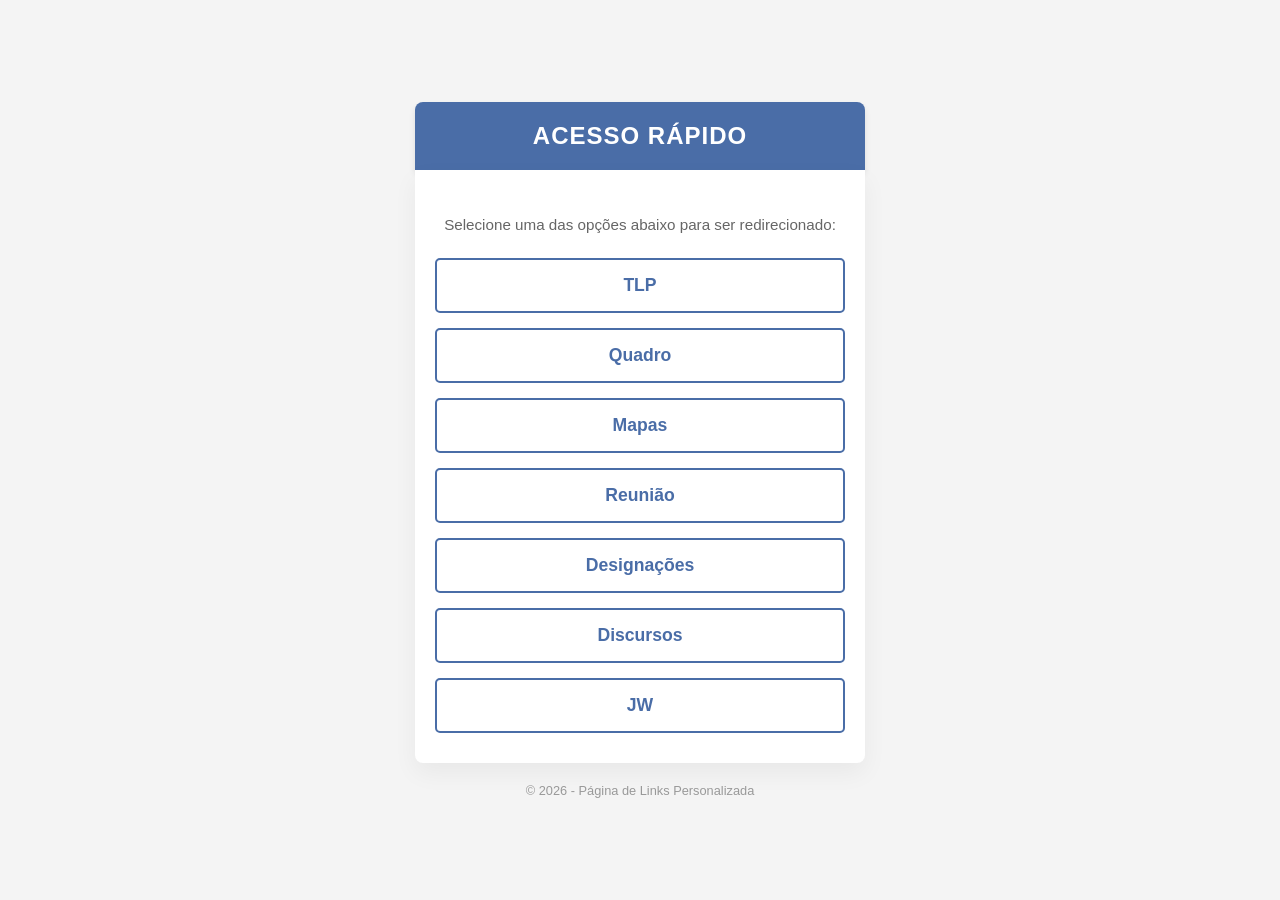
<file: index.html>
<!DOCTYPE html>
<html lang="pt-br">
<head>
    <meta charset="UTF-8">
    <meta name="viewport" content="width=device-width, initial-scale=1.0">
    <title>Meus Links Rápidos</title>
    <style>
        /* Estilos inspirados na paleta do jw.org */
        :root {
            --azul-jw: #4a6da7;
            --azul-escuro: #385380;
            --cinza-fundo: #f4f4f4;
            --branco: #ffffff;
            --texto: #333333;
        }

        body {
            font-family: "Segoe UI", Tahoma, Geneva, Verdana, sans-serif;
            background-color: var(--cinza-fundo);
            color: var(--texto);
            margin: 0;
            display: flex;
            justify-content: center;
            align-items: center;
            min-height: 100vh;
        }

        .container {
            width: 100%;
            max-width: 450px;
            padding: 20px;
            text-align: center;
        }

        .header {
            background-color: var(--azul-jw);
            padding: 20px;
            border-radius: 8px 8px 0 0;
            box-shadow: 0 4px 6px rgba(0,0,0,0.1);
        }

        .header h1 {
            color: var(--branco);
            margin: 0;
            font-size: 1.5rem;
            text-transform: uppercase;
            letter-spacing: 1px;
        }

        .content {
            background-color: var(--branco);
            padding: 30px 20px;
            border-radius: 0 0 8px 8px;
            box-shadow: 0 10px 25px rgba(0,0,0,0.05);
        }

        .description {
            margin-bottom: 25px;
            font-size: 0.95rem;
            color: #666;
        }

        .links-grid {
            display: flex;
            flex-direction: column;
            gap: 15px;
        }

        .btn-link {
            display: block;
            background-color: var(--branco);
            color: var(--azul-jw);
            text-decoration: none;
            padding: 15px;
            border: 2px solid var(--azul-jw);
            border-radius: 5px;
            font-weight: bold;
            transition: all 0.3s ease;
            font-size: 1.1rem;
        }

        .btn-link:hover {
            background-color: var(--azul-jw);
            color: var(--branco);
            transform: translateY(-2px);
            box-shadow: 0 4px 8px rgba(74, 109, 167, 0.3);
        }

        .footer {
            margin-top: 20px;
            font-size: 0.8rem;
            color: #999;
        }
    </style>
</head>
<body>

    <div class="container">
        <header class="header">
            <h1>Acesso Rápido</h1>
        </header>

        <main class="content">
            <p class="description">Selecione uma das opções abaixo para ser redirecionado:</p>
            
            <div class="links-grid">
                <a href="tlp.html" target="_blank" class="btn-link">TLP</a>
                <a href="grupos.html" target="_blank" class="btn-link">Quadro</a>
                <a href="mapas/" target="_blank" class="btn-link">Mapas</a>
                <a href="reuniao.html" target="_blank" class="btn-link">Reunião</a>
                <a href="designacoes.html" target="_blank" class="btn-link">Designações</a>
                <a href="discursos.html" target="_blank" class="btn-link">Discursos</a>
                <a href="www.jw.org" target="_blank" class="btn-link">JW</a>
            </div>
        </main>

        <footer class="footer">
            &copy; 2026 - Página de Links Personalizada
        </footer>
    </div>

</body>
</html>
</file>
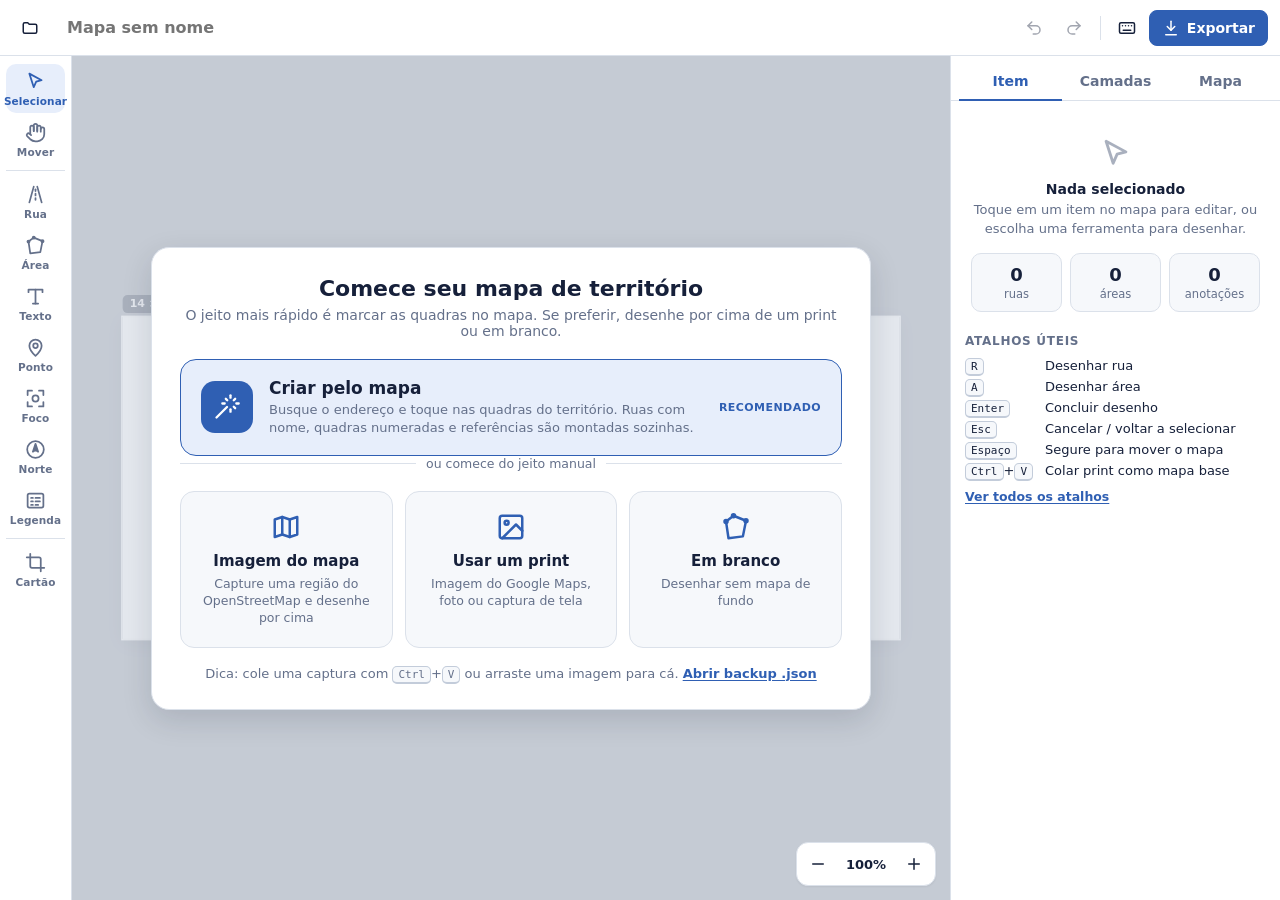
<file: mapas/index.html>
<!DOCTYPE html>
<html lang="pt-BR">
<head>
  <meta charset="UTF-8" />
  <meta name="viewport" content="width=device-width, initial-scale=1, viewport-fit=cover" />
  <meta name="theme-color" content="#1f3b6e" />
  <meta name="description" content="Editor de cartões de território: desenhe ruas, áreas e referências sobre o mapa e exporte para imprimir ou compartilhar." />
  <title>Mapas de Território</title>
  <link rel="manifest" href="manifest.webmanifest" />
  <link rel="icon" href="icon.svg" type="image/svg+xml" />
  <link rel="stylesheet" href="styles.css?v=6.4" />
</head>
<body>
  <div class="app" id="app">
    <header class="topbar">
      <button class="icon-btn brand" id="projectsBtn" title="Meus mapas" aria-label="Meus mapas">
        <span data-icon="folder"></span>
      </button>
      <div class="title-block">
        <input id="projectName" class="project-name" placeholder="Mapa sem nome" aria-label="Nome do mapa" spellcheck="false" />
        <span class="save-status" id="saveStatus" aria-live="polite"></span>
      </div>
      <div class="topbar-actions">
        <button class="icon-btn" id="undoBtn" title="Desfazer (Ctrl+Z)" aria-label="Desfazer"><span data-icon="undo"></span></button>
        <button class="icon-btn" id="redoBtn" title="Refazer (Ctrl+Shift+Z)" aria-label="Refazer"><span data-icon="redo"></span></button>
        <span class="divider"></span>
        <button class="icon-btn hide-sm" id="helpBtn" title="Atalhos de teclado (?)" aria-label="Atalhos"><span data-icon="keyboard"></span></button>
        <div class="menu-wrap">
          <button class="btn primary" id="exportBtn" aria-haspopup="menu" aria-expanded="false">
            <span data-icon="download"></span><span class="hide-xs">Exportar</span>
          </button>
          <div class="menu" id="exportMenu" role="menu" hidden>
            <button role="menuitem" data-export="png"><span data-icon="image"></span>Baixar imagem (PNG)<small>2800 px</small></button>
            <button role="menuitem" data-export="png-hd"><span data-icon="image"></span>Baixar em alta resolução<small>5600 px</small></button>
            <button role="menuitem" data-export="copy"><span data-icon="clipboard"></span>Copiar imagem</button>
            <button role="menuitem" data-export="share" hidden><span data-icon="share"></span>Compartilhar…</button>
            <button role="menuitem" data-export="print"><span data-icon="print"></span>Imprimir no tamanho real</button>
            <hr />
            <button role="menuitem" data-export="json"><span data-icon="save"></span>Backup do projeto (.json)</button>
          </div>
        </div>
      </div>
    </header>

    <div class="main">
      <nav class="toolrail" id="toolrail" aria-label="Ferramentas">
        <div class="tool-group">
          <button class="tool" data-tool="select" title="Selecionar e editar (V)"><span data-icon="cursor"></span><em>Selecionar</em></button>
          <button class="tool" data-tool="pan" title="Mover o mapa (H ou segure Espaço)"><span data-icon="hand"></span><em>Mover</em></button>
        </div>
        <div class="tool-group">
          <button class="tool" data-tool="road" title="Rua (R)"><span data-icon="road"></span><em>Rua</em></button>
          <button class="tool" data-tool="area" title="Área / território (A)"><span data-icon="area"></span><em>Área</em></button>
          <button class="tool" data-tool="text" title="Texto, nome ou número (T)"><span data-icon="text"></span><em>Texto</em></button>
          <button class="tool" data-tool="marker" title="Ponto de referência (P)"><span data-icon="marker"></span><em>Ponto</em></button>
          <button class="tool" data-tool="focus" title="Foco: destaca uma região (F)"><span data-icon="focus"></span><em>Foco</em></button>
          <button class="tool" data-tool="compass" title="Norte (N)"><span data-icon="compass"></span><em>Norte</em></button>
          <button class="tool" data-tool="legend" title="Legenda (L)"><span data-icon="legend"></span><em>Legenda</em></button>
        </div>
        <div class="tool-group">
          <button class="tool" data-tool="frame" title="Enquadrar o cartão (C)"><span data-icon="crop"></span><em>Cartão</em></button>
        </div>
      </nav>

      <section class="stage" id="stage">
        <canvas id="canvas" aria-label="Área de desenho do mapa"></canvas>

        <div class="start" id="startScreen" hidden>
          <div class="start-card">
            <h2>Comece seu mapa de território</h2>
            <p>O jeito mais rápido é marcar as quadras no mapa. Se preferir, desenhe por cima de um print ou em branco.</p>
            <button class="start-hero" data-start="territory">
              <span data-icon="wand"></span>
              <span class="grow">
                <strong>Criar pelo mapa</strong>
                <small>Busque o endereço e toque nas quadras do território. Ruas com nome, quadras numeradas e referências são montadas sozinhas.</small>
              </span>
              <em>Recomendado</em>
            </button>
            <p class="start-or">ou comece do jeito manual</p>
            <div class="start-grid">
              <button class="start-option" data-start="osm">
                <span data-icon="globe"></span>
                <strong>Imagem do mapa</strong>
                <small>Capture uma região do OpenStreetMap e desenhe por cima</small>
              </button>
              <button class="start-option" data-start="image">
                <span data-icon="image"></span>
                <strong>Usar um print</strong>
                <small>Imagem do Google Maps, foto ou captura de tela</small>
              </button>
              <button class="start-option" data-start="blank">
                <span data-icon="area"></span>
                <strong>Em branco</strong>
                <small>Desenhar sem mapa de fundo</small>
              </button>
            </div>
            <p class="start-foot">Dica: cole uma captura com <kbd>Ctrl</kbd>+<kbd>V</kbd> ou arraste uma imagem para cá. <button class="link" data-start="json">Abrir backup .json</button></p>
          </div>
        </div>

        <div class="drop-hint" id="dropHint" hidden><span data-icon="image"></span>Solte a imagem ou o backup .json</div>

        <div class="hintbar" id="hintbar" hidden>
          <span class="hint-text" id="hintText"></span>
          <span class="hint-actions" id="hintActions"></span>
        </div>

        <div class="zoombar" aria-label="Zoom">
          <button class="icon-btn" id="zoomOutBtn" title="Afastar (−)" aria-label="Afastar"><span data-icon="minus"></span></button>
          <button class="zoom-value" id="zoomValue" title="Ver o cartão inteiro (0)">100%</button>
          <button class="icon-btn" id="zoomInBtn" title="Aproximar (+)" aria-label="Aproximar"><span data-icon="plus"></span></button>
        </div>
      </section>

      <aside class="panel" id="panel">
        <div class="tabs" role="tablist">
          <button role="tab" data-tab="item" class="active">Item</button>
          <button role="tab" data-tab="layers">Camadas <span class="count" id="layerCount"></span></button>
          <button role="tab" data-tab="settings">Mapa</button>
          <button class="icon-btn panel-toggle" id="panelToggle" aria-label="Recolher painel"><span data-icon="chevron"></span></button>
        </div>
        <div class="tab-body" data-body="item" id="inspector"></div>
        <div class="tab-body" data-body="layers" id="layers" hidden></div>
        <div class="tab-body" data-body="settings" id="settings" hidden></div>
      </aside>
    </div>
  </div>

  <input type="file" id="imageFile" accept="image/*" hidden />
  <input type="file" id="jsonFile" accept="application/json,.json" hidden />
  <div class="toasts" id="toasts" aria-live="polite"></div>

  <script src="js/util.js?v=6.4"></script>
  <script src="js/model.js?v=6.4"></script>
  <script src="js/render.js?v=6.4"></script>
  <script src="js/storage.js?v=6.4"></script>
  <script src="js/ui.js?v=6.4"></script>
  <script src="js/osm.js?v=6.4"></script>
  <script src="js/mvt.js?v=6.4"></script>
  <script src="js/vectormap.js?v=6.4"></script>
  <script src="js/territory.js?v=6.4"></script>
  <script src="js/overview.js?v=6.4"></script>
  <script src="js/editor.js?v=6.4"></script>
  <script src="js/app.js?v=6.4"></script>
</body>
</html>
</file>
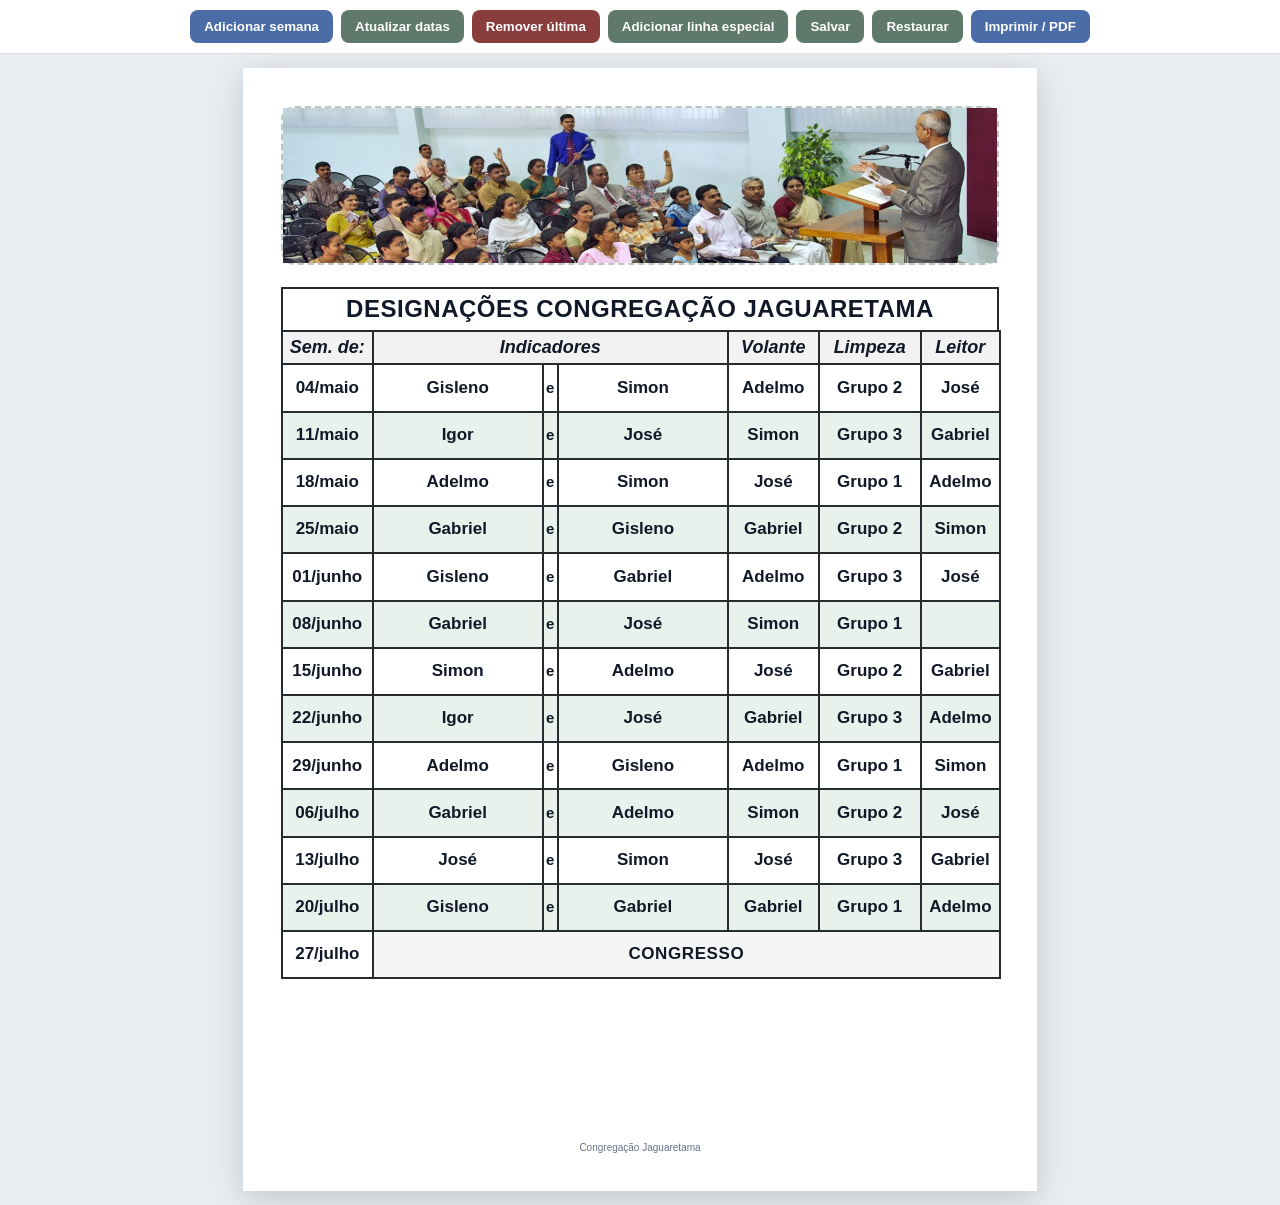
<file: designacoes.html>
<!doctype html>
<html lang="pt-BR">
<head>
<meta charset="utf-8">
<meta name="viewport" content="width=device-width, initial-scale=1">
<title>Designações Congregação</title>
<style>
@page { size: A4; margin: 0; }
*{ box-sizing:border-box; }
:root{ --green:#5f796a; --green2:#e8f1ec; --line:#262b2f; --text:#111827; --blue:#4a6da7; }
body{ margin:0; background:#e8edf2; font-family:Arial, Helvetica, sans-serif; color:var(--text); }
.toolbar{ position:sticky; top:0; z-index:5; display:flex; gap:8px; flex-wrap:wrap; justify-content:center; padding:10px; background:#fff; border-bottom:1px solid #d8dee5; }
button{ border:0; border-radius:8px; padding:9px 14px; background:var(--blue); color:white; font-weight:700; cursor:pointer; }
button.secondary{ background:var(--green); } button.danger{ background:#8a3d3d; }
.page{ width:210mm; height:297mm; position:relative; overflow:hidden; page-break-after:always; break-after:page; background:#fff; margin:14px auto; box-shadow:0 8px 30px rgba(0,0,0,.16); }
.content{ position:absolute; top:10mm; right:10mm; bottom:10mm; left:10mm; display:flex; flex-direction:column; }
.placeholder{ height:42mm; border:2px dashed #bac7c0; border-radius:14px; display:flex; align-items:center; justify-content:center; text-align:center; color:#607083; font-size:12px; margin-bottom:6mm; background:linear-gradient(135deg,#fbfcfb,#edf4f0); }
.title{ border:2px solid var(--line); border-bottom:0; text-align:center; margin:0; padding:7px; font-size:24px; line-height:1.1; font-weight:900; text-transform:uppercase; letter-spacing:.5px; }
[contenteditable="true"]{ outline:0; }
[contenteditable="true"]:focus{ box-shadow:0 0 0 2px rgba(74,109,167,.25); border-radius:4px; }
table{ width:100%; border-collapse:collapse; table-layout:fixed; }
th,td{ border:2px solid var(--line); text-align:center; vertical-align:middle; padding:6px 5px; line-height:1.1; }
th{ background:#f1f2f1; font-size:18px; font-style:italic; font-weight:900; }
td{ font-size:17px; font-weight:700; height:12.5mm; }
tbody tr:nth-child(even) td{ background:var(--green2); }
.w-semana{ width:24mm; }
.w-ind1{ width:45mm; }
.w-e{ width:4mm; }
.w-ind2{ width:45mm; }
.w-vol{ width:24mm; }
.w-limp{ width:27mm; }
.w-leitor{ width:21mm; }
#assignments th[colspan="3"]{ text-align:center; }
#assignments tbody td:nth-child(3){ width:4mm; min-width:4mm; max-width:4mm; padding-left:0; padding-right:0; font-size:15px; }
td:nth-child(3){ padding-left:1px; padding-right:1px; }
td:first-child:not(.special){ font-weight:700; }
.image{height: 100%; width: 100%;}
tbody tr:not(.manual-date) td:first-child{ background-clip:padding-box; }
.special{ background:#f5f5f5 !important; font-weight:900; letter-spacing:.6px; text-transform:uppercase; }
.footer{ margin-top:auto; height:10mm; display:flex; align-items:end; justify-content:center; color:#667085; font-size:10px; }
@media print{ body{ background:white; } .toolbar{ display:none; } .page{ margin:0; box-shadow:none; } }
</style>
</head>
<body>
<div class="toolbar">
  <button onclick="addRow()">Adicionar semana</button>
  <button class="secondary" onclick="updateDatesFromFirst()">Atualizar datas</button>
  <button class="danger" onclick="removeRow()">Remover última</button>
  <button class="secondary" onclick="addSpecial()">Adicionar linha especial</button>
  <button class="secondary" onclick="saveData()">Salvar</button>
  <button class="secondary" onclick="loadData()">Restaurar</button>
  <button onclick="window.print()">Imprimir / PDF</button>
</div>
<section class="page">
  <main class="content">
    <div class="placeholder" contenteditable="true"><img class="image" src="reuniao.jpg" alt=""></div>
    <h1 class="title" contenteditable="true">DESIGNAÇÕES CONGREGAÇÃO JAGUARETAMA</h1>
    <table id="assignments">
      <colgroup>
        <col class="w-semana"><col class="w-ind1"><col class="w-e"><col class="w-ind2"><col class="w-vol"><col class="w-limp"><col class="w-leitor">
      </colgroup>
      <thead><tr><th>Sem. de:</th><th colspan="3">Indicadores</th><th>Volante</th><th>Limpeza</th><th>Leitor</th></tr></thead>
      <tbody>
        <tr><td contenteditable="true">04/maio</td><td contenteditable="true">Gisleno</td><td contenteditable="true">e</td><td contenteditable="true">Simon</td><td contenteditable="true">Adelmo</td><td contenteditable="true">Grupo 2</td><td contenteditable="true">José</td></tr>
        <tr><td contenteditable="true">11/maio</td><td contenteditable="true">Igor</td><td contenteditable="true">e</td><td contenteditable="true">José</td><td contenteditable="true">Simon</td><td contenteditable="true">Grupo 3</td><td contenteditable="true">Gabriel</td></tr>
        <tr><td contenteditable="true">18/maio</td><td contenteditable="true">Adelmo</td><td contenteditable="true">e</td><td contenteditable="true">Simon</td><td contenteditable="true">José</td><td contenteditable="true">Grupo 1</td><td contenteditable="true">Adelmo</td></tr>
        <tr><td contenteditable="true">25/maio</td><td contenteditable="true">Gabriel</td><td contenteditable="true">e</td><td contenteditable="true">Gisleno</td><td contenteditable="true">Gabriel</td><td contenteditable="true">Grupo 2</td><td contenteditable="true">Simon</td></tr>
        <tr><td contenteditable="true">01/junho</td><td contenteditable="true">Gisleno</td><td contenteditable="true">e</td><td contenteditable="true">Gabriel</td><td contenteditable="true">Adelmo</td><td contenteditable="true">Grupo 3</td><td contenteditable="true">José</td></tr>
        <tr><td contenteditable="true">08/junho</td><td contenteditable="true">Gabriel</td><td contenteditable="true">e</td><td contenteditable="true">José</td><td contenteditable="true">Simon</td><td contenteditable="true">Grupo 1</td><td contenteditable="true"></td></tr>
        <tr><td contenteditable="true">15/junho</td><td contenteditable="true">Simon</td><td contenteditable="true">e</td><td contenteditable="true">Adelmo</td><td contenteditable="true">José</td><td contenteditable="true">Grupo 2</td><td contenteditable="true">Gabriel</td></tr>
        <tr><td contenteditable="true">22/junho</td><td contenteditable="true">Igor</td><td contenteditable="true">e</td><td contenteditable="true">José</td><td contenteditable="true">Gabriel</td><td contenteditable="true">Grupo 3</td><td contenteditable="true">Adelmo</td></tr>
        <tr><td contenteditable="true">29/junho</td><td contenteditable="true">Adelmo</td><td contenteditable="true">e</td><td contenteditable="true">Gisleno</td><td contenteditable="true">Adelmo</td><td contenteditable="true">Grupo 1</td><td contenteditable="true">Simon</td></tr>
        <tr><td contenteditable="true">06/julho</td><td contenteditable="true">Gabriel</td><td contenteditable="true">e</td><td contenteditable="true">Adelmo</td><td contenteditable="true">Simon</td><td contenteditable="true">Grupo 2</td><td contenteditable="true">José</td></tr>
        <tr><td contenteditable="true">13/julho</td><td contenteditable="true">José</td><td contenteditable="true">e</td><td contenteditable="true">Simon</td><td contenteditable="true">José</td><td contenteditable="true">Grupo 3</td><td contenteditable="true">Gabriel</td></tr>
        <tr><td contenteditable="true">20/julho</td><td contenteditable="true">Gisleno</td><td contenteditable="true">e</td><td contenteditable="true">Gabriel</td><td contenteditable="true">Gabriel</td><td contenteditable="true">Grupo 1</td><td contenteditable="true">Adelmo</td></tr>
        <tr><td contenteditable="true">27/julho</td><td class="special" colspan="6" contenteditable="true">CONGRESSO</td></tr>
      </tbody>
    </table>
    <div class="footer" contenteditable="true">Congregação Jaguaretama</div>
  </main>
</section>
<script>
const key='designacoes_congregacao_v3';
const meses=['janeiro','fevereiro','março','abril','maio','junho','julho','agosto','setembro','outubro','novembro','dezembro'];
const mesesCurto={jan:0,janeiro:0,fev:1,fevereiro:1,mar:2,março:2,marco:2,abr:3,abril:3,mai:4,maio:4,jun:5,junho:5,jul:6,julho:6,ago:7,agosto:7,set:8,setembro:8,out:9,outubro:9,nov:10,novembro:10,dez:11,dezembro:11};

function parsePtDate(text){
  const t=(text||'').trim().toLowerCase().replace(/\s+/g,'');
  const m=t.match(/^(\d{1,2})[\/\-.]([a-zç]+|\d{1,2})(?:[\/\-.](\d{2,4}))?$/i);
  if(!m) return null;
  const dia=Number(m[1]);
  let mes=/^\d+$/.test(m[2]) ? Number(m[2])-1 : mesesCurto[m[2]];
  if(mes===undefined || isNaN(mes) || dia<1 || dia>31) return null;
  let ano=m[3] ? Number(m[3]) : new Date().getFullYear();
  if(ano<100) ano+=2000;
  const d=new Date(ano,mes,dia);
  if(d.getDate()!==dia || d.getMonth()!==mes) return null;
  return d;
}
function formatPtDate(d){return String(d.getDate()).padStart(2,'0')+'/'+meses[d.getMonth()];}
function regularRows(){return [...document.querySelectorAll('#assignments tbody tr')].filter(tr=>tr.cells.length===7);}
function updateDatesFromFirst(options={}){
  const rows=regularRows();
  if(!rows.length) return;
  const firstCell=rows[0].cells[0];
  const raw=firstCell.textContent.trim();
  const first=parsePtDate(raw);

  if(!first){
    firstCell.style.background='#fff4e5';
    firstCell.title='Use o formato 04/maio ou 04/05/2026.';
    if(options.showAlert && raw.length>=5){
      alert('Digite a primeira data no formato 04/maio ou 04/05/2026.');
    }
    return;
  }

  firstCell.style.background='';
  rows.forEach((tr,i)=>{
    const d=new Date(first);
    d.setDate(first.getDate()+(i*7));
    tr.cells[0].textContent=formatPtDate(d);
    tr.cells[0].contentEditable=(i===0?'true':'false');
    tr.cells[0].title=i===0?'Edite esta primeira data; as demais serão calculadas automaticamente.':'Data calculada automaticamente, sempre 7 dias depois da linha anterior.';
  });
}
function watchFirstDate(){
  const first=regularRows()[0]?.cells[0];
  if(!first || first.dataset.dateWatch) return;
  first.dataset.dateWatch='1';
  first.addEventListener('input',()=>{
    clearTimeout(window.__dateTimer);
    first.style.background='';
    window.__dateTimer=setTimeout(()=>{
      if(parsePtDate(first.textContent)) updateDatesFromFirst();
    },300);
  });
  first.addEventListener('blur',()=>updateDatesFromFirst({showAlert:true}));
  first.addEventListener('keydown',e=>{ if(e.key==='Enter'){ e.preventDefault(); first.blur(); }});
}
function addRow(){
  const tb=document.querySelector('#assignments tbody');
  const tr=tb.insertRow();
  ['','Indicador 1','e','Indicador 2','Volante','Limpeza','Leitor'].forEach((x,i)=>{const td=tr.insertCell();td.contentEditable=i===0?'false':'true';td.textContent=x;});
  updateDatesFromFirst();
}
function addSpecial(){const tb=document.querySelector('#assignments tbody');const tr=tb.insertRow();let td=tr.insertCell();td.contentEditable='true';td.textContent='Data';td=tr.insertCell();td.colSpan=6;td.contentEditable='true';td.textContent='CONGRESSO';td.className='special';}
function removeRow(){const tb=document.querySelector('#assignments tbody'); if(tb.rows.length>1){ tb.deleteRow(-1); updateDatesFromFirst(); }}
function saveData(){localStorage.setItem(key,document.querySelector('.page').innerHTML); alert('Salvo neste navegador.');}
function loadData(){const data=localStorage.getItem(key); if(data){ document.querySelector('.page').innerHTML=data; initDates(); } else alert('Nada salvo ainda.');}
function initDates(){watchFirstDate();updateDatesFromFirst();}
document.addEventListener('DOMContentLoaded',initDates);
</script>
</body>
</html>
</file>
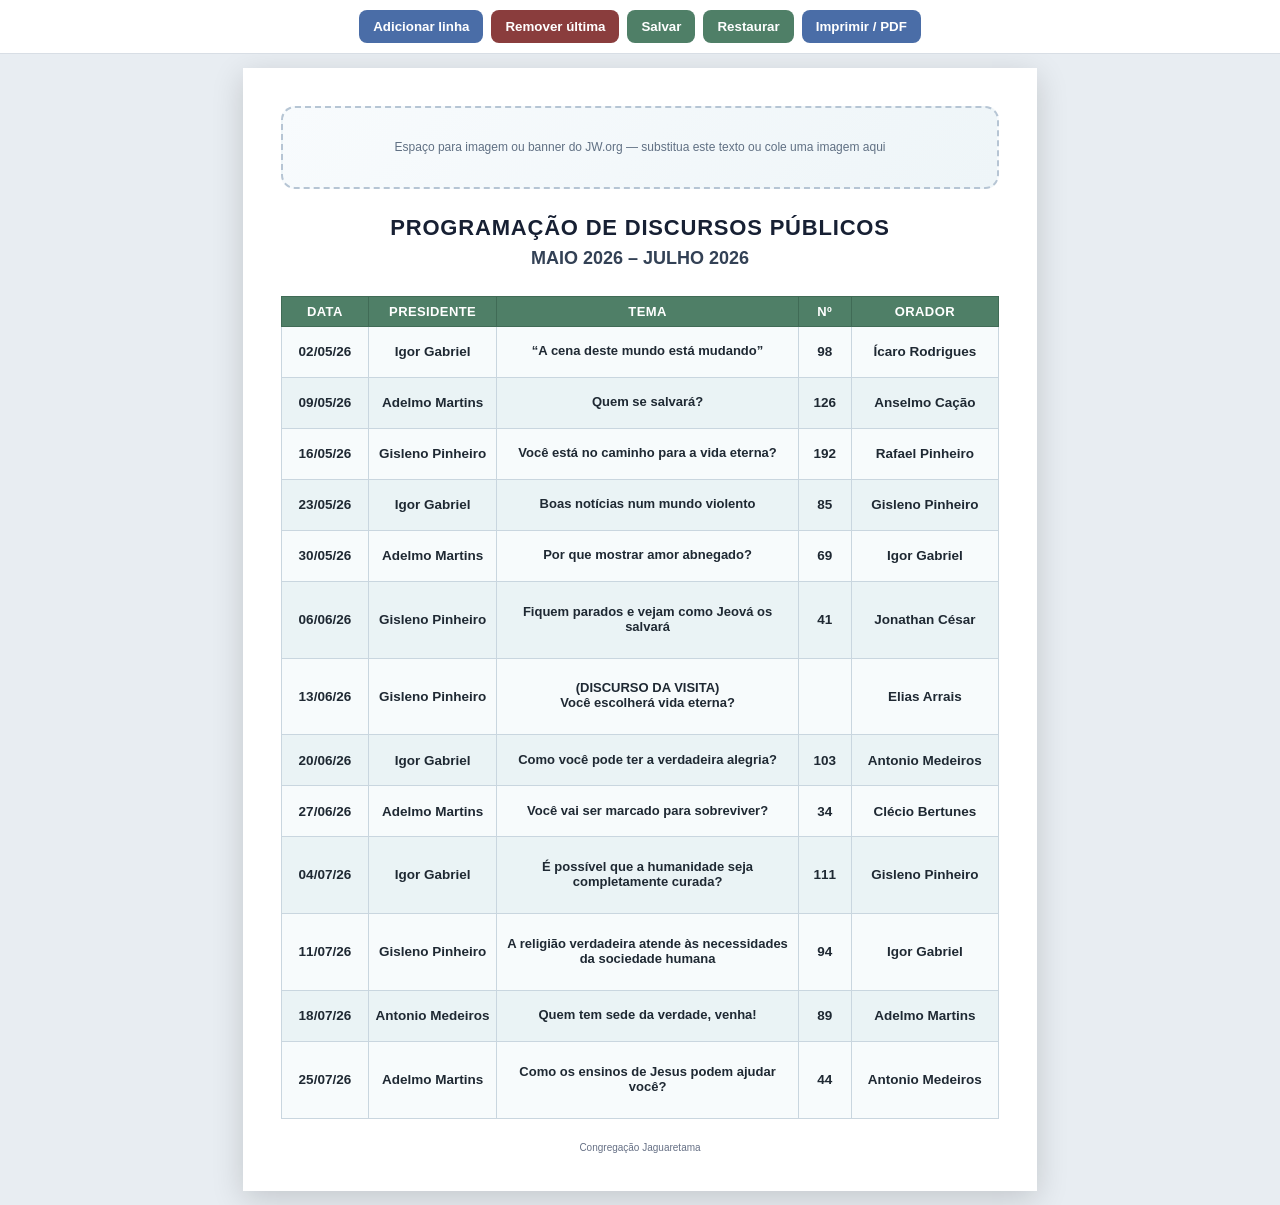
<file: discursos.html>
<!doctype html>
<html lang="pt-BR">
<head>
<meta charset="utf-8">
<meta name="viewport" content="width=device-width, initial-scale=1">
<title>Programação de Discursos Públicos</title>
<style>
@page { size: A4; margin: 0; }
*{ box-sizing:border-box; }
:root{ --jw-blue:#4a6da7; --jw-green:#4f7f67; --line:#c9d6df; --soft:#eef6f8; --text:#1f2933; }
body{ margin:0; background:#e8edf2; font-family: Arial, Helvetica, sans-serif; color:var(--text); }
.toolbar{ position:sticky; top:0; z-index:5; display:flex; gap:8px; flex-wrap:wrap; justify-content:center; padding:10px; background:#fff; border-bottom:1px solid #d8dee5; }
button{ border:0; border-radius:8px; padding:9px 14px; background:var(--jw-blue); color:white; font-weight:700; cursor:pointer; }
button.secondary{ background:var(--jw-green); }
button.danger{ background:#8a3d3d; }
.page{ width:210mm; height:297mm; position:relative; overflow:hidden; page-break-after:always; break-after:page; background:#fff; margin:14px auto; box-shadow:0 8px 30px rgba(0,0,0,.16); }
.content{ position:absolute; top:10mm; right:10mm; bottom:10mm; left:10mm; display:flex; flex-direction:column; }
.placeholder{ height:22mm; border:2px dashed #b6c5d4; border-radius:14px; display:flex; align-items:center; justify-content:center; text-align:center; color:#607083; font-size:12px; margin-bottom:7mm; background:linear-gradient(135deg,#f8fbfd,#eef5f8); }
.title{ text-align:center; font-weight:800; letter-spacing:.8px; color:#172033; font-size:22px; line-height:1.15; margin:0; text-transform:uppercase; }
.subtitle{ text-align:center; font-size:18px; font-weight:700; color:#334155; margin:2mm 0 7mm; text-transform:uppercase; }
[contenteditable="true"]{ outline:0; }
[contenteditable="true"]:focus{ box-shadow:0 0 0 2px rgba(74,109,167,.25); border-radius:4px; }
table{ width:100%; border-collapse:collapse; table-layout:fixed; flex:1; }
th{ background:var(--jw-green); color:#fff; font-size:13px; text-transform:uppercase; padding:7px 5px; border:1px solid #406b56; letter-spacing:.4px; }
td{ border:1px solid var(--line); padding:6px 6px; text-align:center; vertical-align:middle; font-size:13.5px; line-height:1.15; font-weight:600; }
tbody tr:nth-child(odd) td{ background:#f7fbfc; }
tbody tr:nth-child(even) td{ background:#eaf3f5; }
td.tema{ font-weight:800; font-size:13px; }
.col-data{ width:23mm; }.col-presidente{ width:34mm; }.col-tema{ width:auto; }.col-num{ width:14mm; }.col-orador{ width:39mm; }
.footer{ height:9mm; display:flex; align-items:end; justify-content:center; color:#667085; font-size:10px; }
@media print{
  body{ background:white; }
  .toolbar{ display:none; }
  .page{ margin:0; box-shadow:none; }
}
</style>
</head>
<body>
<div class="toolbar">
  <button onclick="addRow()">Adicionar linha</button>
  <button class="danger" onclick="removeRow()">Remover última</button>
  <button class="secondary" onclick="saveData()">Salvar</button>
  <button class="secondary" onclick="loadData()">Restaurar</button>
  <button onclick="window.print()">Imprimir / PDF</button>
</div>
<section class="page">
  <main class="content">
    <div class="placeholder" contenteditable="true">Espaço para imagem ou banner do JW.org — substitua este texto ou cole uma imagem aqui</div>
    <h1 class="title" contenteditable="true">PROGRAMAÇÃO DE DISCURSOS PÚBLICOS</h1>
    <div class="subtitle" contenteditable="true">MAIO 2026 – JULHO 2026</div>
    <table id="schedule">
      <thead><tr><th class="col-data">Data</th><th class="col-presidente">Presidente</th><th class="col-tema">Tema</th><th class="col-num">Nº</th><th class="col-orador">Orador</th></tr></thead>
      <tbody>
        <tr><td contenteditable="true">02/05/26</td><td contenteditable="true">Igor Gabriel</td><td class="tema" contenteditable="true">“A cena deste mundo está mudando”</td><td contenteditable="true">98</td><td contenteditable="true">Ícaro Rodrigues</td></tr>
        <tr><td contenteditable="true">09/05/26</td><td contenteditable="true">Adelmo Martins</td><td class="tema" contenteditable="true">Quem se salvará?</td><td contenteditable="true">126</td><td contenteditable="true">Anselmo Cação</td></tr>
        <tr><td contenteditable="true">16/05/26</td><td contenteditable="true">Gisleno Pinheiro</td><td class="tema" contenteditable="true">Você está no caminho para a vida eterna?</td><td contenteditable="true">192</td><td contenteditable="true">Rafael Pinheiro</td></tr>
        <tr><td contenteditable="true">23/05/26</td><td contenteditable="true">Igor Gabriel</td><td class="tema" contenteditable="true">Boas notícias num mundo violento</td><td contenteditable="true">85</td><td contenteditable="true">Gisleno Pinheiro</td></tr>
        <tr><td contenteditable="true">30/05/26</td><td contenteditable="true">Adelmo Martins</td><td class="tema" contenteditable="true">Por que mostrar amor abnegado?</td><td contenteditable="true">69</td><td contenteditable="true">Igor Gabriel</td></tr>
        <tr><td contenteditable="true">06/06/26</td><td contenteditable="true">Gisleno Pinheiro</td><td class="tema" contenteditable="true">Fiquem parados e vejam como Jeová os salvará</td><td contenteditable="true">41</td><td contenteditable="true">Jonathan César</td></tr>
        <tr><td contenteditable="true">13/06/26</td><td contenteditable="true">Gisleno Pinheiro</td><td class="tema" contenteditable="true">(DISCURSO DA VISITA)<br>Você escolherá vida eterna?</td><td contenteditable="true"></td><td contenteditable="true">Elias Arrais</td></tr>
        <tr><td contenteditable="true">20/06/26</td><td contenteditable="true">Igor Gabriel</td><td class="tema" contenteditable="true">Como você pode ter a verdadeira alegria?</td><td contenteditable="true">103</td><td contenteditable="true">Antonio Medeiros</td></tr>
        <tr><td contenteditable="true">27/06/26</td><td contenteditable="true">Adelmo Martins</td><td class="tema" contenteditable="true">Você vai ser marcado para sobreviver?</td><td contenteditable="true">34</td><td contenteditable="true">Clécio Bertunes</td></tr>
        <tr><td contenteditable="true">04/07/26</td><td contenteditable="true">Igor Gabriel</td><td class="tema" contenteditable="true">É possível que a humanidade seja completamente curada?</td><td contenteditable="true">111</td><td contenteditable="true">Gisleno Pinheiro</td></tr>
        <tr><td contenteditable="true">11/07/26</td><td contenteditable="true">Gisleno Pinheiro</td><td class="tema" contenteditable="true">A religião verdadeira atende às necessidades da sociedade humana</td><td contenteditable="true">94</td><td contenteditable="true">Igor Gabriel</td></tr>
        <tr><td contenteditable="true">18/07/26</td><td contenteditable="true">Antonio Medeiros</td><td class="tema" contenteditable="true">Quem tem sede da verdade, venha!</td><td contenteditable="true">89</td><td contenteditable="true">Adelmo Martins</td></tr>
        <tr><td contenteditable="true">25/07/26</td><td contenteditable="true">Adelmo Martins</td><td class="tema" contenteditable="true">Como os ensinos de Jesus podem ajudar você?</td><td contenteditable="true">44</td><td contenteditable="true">Antonio Medeiros</td></tr>
      </tbody>
    </table>
    <div class="footer" contenteditable="true">Congregação Jaguaretama</div>
  </main>
</section>
<script>
const key='discursos_publicos_v1';
function addRow(){const tb=document.querySelector('#schedule tbody');const tr=tb.insertRow();['Data','Presidente','Tema','Nº','Orador'].forEach((x,i)=>{const td=tr.insertCell();td.contentEditable='true';td.textContent=x;if(i===2)td.className='tema';});}
function removeRow(){const tb=document.querySelector('#schedule tbody'); if(tb.rows.length>1) tb.deleteRow(-1);}
function saveData(){localStorage.setItem(key,document.querySelector('.page').innerHTML); alert('Salvo neste navegador.');}
function loadData(){const data=localStorage.getItem(key); if(data) document.querySelector('.page').innerHTML=data; else alert('Nada salvo ainda.');}
</script>
</body>
</html>
</file>
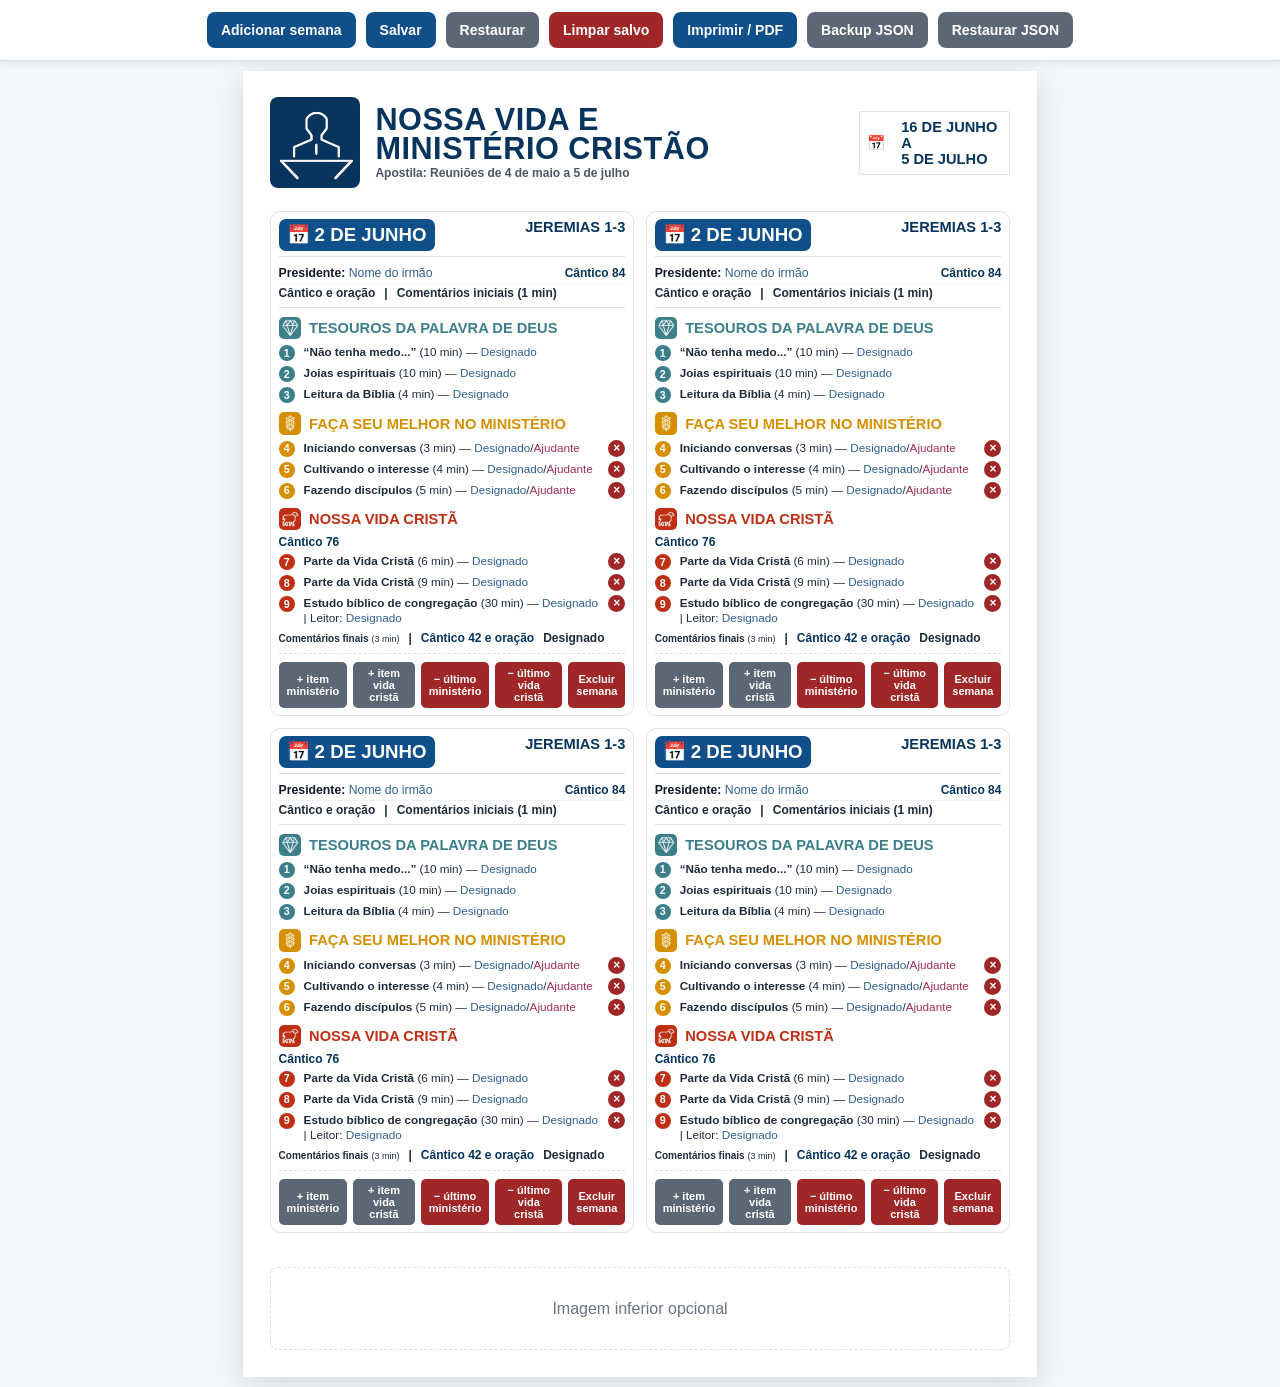
<file: reuniao.html>
<!DOCTYPE html>
<html lang="pt-BR">
<head>
  <meta charset="UTF-8" />
  <meta name="viewport" content="width=device-width, initial-scale=1.0" />
  <title>Nossa Vida e Ministério Cristão - Modelo Editável</title>
  <style>
    :root {
      --azul: #0f4f8a;
      --azul-escuro: #06345d;
      --azul-claro: #eaf4ff;
      --verde: #3C7F8B;
      --dourado: #D68F00;
      --vermelho: #BF2F13;
      --texto: #1e2b3c;
      --linha: #d8e1ea;
      --fundo: #f4f7fa;
    }

    * { box-sizing: border-box; }

    body {
      margin: 0;
      font-family: Arial, Helvetica, sans-serif;
      background: var(--fundo);
      color: var(--texto);
    }

    .toolbar {
      position: sticky;
      top: 0;
      z-index: 20;
      display: flex;
      flex-wrap: wrap;
      gap: 10px;
      align-items: center;
      justify-content: center;
      padding: 12px;
      background: #ffffff;
      border-bottom: 1px solid var(--linha);
      box-shadow: 0 2px 8px rgba(0,0,0,.08);
    }

    button, .file-label {
      border: 0;
      border-radius: 8px;
      padding: 10px 14px;
      font-weight: 700;
      cursor: pointer;
      background: var(--azul);
      color: white;
      font-size: 14px;
    }

    button.secondary, .file-label { background: #5b6775; }
    button.danger { background: #a02727; }
    button:hover, .file-label:hover { filter: brightness(.95); }

    .page {
      width: 210mm;
      min-height: 297mm;
      margin: 10px auto;
      padding: 7mm;
      background: white;
      box-shadow: 0 8px 30px rgba(0,0,0,.12);
    }

    .header {
      display: grid;
      grid-template-columns: 24mm 1fr 40mm;
      gap: 4mm;
      align-items: center;
      margin-bottom: 6mm;
    }

    .logo-box {
      height: 24mm;
      border-radius: 8px;
      background: var(--azul-escuro);
      display: flex;
      align-items: center;
      justify-content: center;
      overflow: hidden;
      color: white;
      font-size: 46px;
      font-weight: 700;
    }

    .logo-box img { width: 100%; height: 100%; object-fit: cover; }

    .title h1 {
      margin: 0;
      line-height: .94;
      color: var(--azul-escuro);
      font-size: 23pt;
      letter-spacing: .5px;
      font-weight: 900;
      text-transform: uppercase;
    }

    .subtitle {
      margin-top: 3px;
      font-size: 9pt;
      color: #4b5563;
      font-weight: 700;
    }

    .period-box {
      border: 1px solid var(--linha);
      border-radius: 2px;
      padding: 7px;
      display: grid;
      grid-template-columns: 26px 1fr;
      gap: 8px;
      align-items: center;
      color: var(--azul-escuro);
      font-weight: 900;
      font-size: 11pt;
      text-transform: uppercase;
    }

    [contenteditable="true"] {
      outline: 1px dashed transparent;
      border-radius: 3px;
      min-height: 1em;
    }

    [contenteditable="true"]:focus {
      outline-color: #86b7fe;
      background: #fffceb;
    }

    .weeks-grid {
      display: grid;
      grid-template-columns: repeat(2, 1fr);
      gap: 3mm;
    }

    .week-card {
      border: 1px solid var(--linha);
      border-radius: 10px;
      padding: 7px 8px;
      break-inside: avoid;
      background: white;
    }

    .week-top {
      display: grid;
      grid-template-columns: auto 1fr;
      align-items: center;
      gap: 4px;
      border-bottom: 1px solid var(--linha);
      padding-bottom: 5px;
      margin-bottom: 6px;
    }

    .date-pill {
      display: inline-flex;
      align-items: center;
      gap: 5px;
      background: var(--azul);
      color: white;
      padding: 5px 8px;
      border-radius: 7px;
      font-size: 14pt;
      font-weight: 900;
      text-transform: uppercase;
      white-space: nowrap;
    }

    .reading {
      text-align: right;
      color: var(--azul-escuro);
      font-weight: 900;
      font-size: 11pt;
      text-transform: uppercase;
    }

    .visit {
      color: #148359;
      font-size: 8pt;
      font-weight: 800;
      text-align: right;
      margin-top: 2px;
    }

    .row-split {
      display: grid;
      grid-template-columns: 1fr auto;
      gap: 10px;
      align-items: center;
      padding: 3px 0;
      border-bottom: 1px solid #edf2f7;
      font-size: 9.2pt;
    }

    .row-split strong { color: #111827; }
    .song { color: var(--azul-escuro); font-weight: 800; white-space: nowrap; font-size: 12px; }

    .intro-line {
      display: flex;
      gap: 9px;
      align-items: center;
      padding: 2px 0 7px;
      border-bottom: 1px solid var(--linha);
      font-size: 9pt;
      font-weight: 700;
    }

    .section-title {
      display: flex;
      align-items: center;
      gap: 8px;
      margin: 9px 0 5px;
      font-size: 11pt;
      font-weight: 900;
      text-transform: uppercase;
    }

    .section-title.teal { color: var(--verde); }
    .section-title.gold { color: var(--dourado); }
    .section-title.red { color: var(--vermelho); }

    .icon {
      width: 24px;
      height: 24px;
      border-radius: 5px;
      color: white;
      display: inline-flex;
      align-items: center;
      justify-content: center;
      font-size: 15px;
      flex: 0 0 auto;
    }

    .teal .icon { background: var(--verde); }
    .gold .icon { background: var(--dourado); }
    .red .icon { background: var(--vermelho); }

    .item {
      display: grid;
      grid-template-columns: 20px 1fr auto;
      gap: 5px;
      align-items: start;
      font-size: 8.8pt;
      line-height: 1.28;
      margin: 4px 0;
    }

    .item > div[contenteditable="true"] { min-width: 0; }

    .num {
      width: 16px;
      height: 16px;
      border-radius: 50%;
      color: white;
      display: inline-flex;
      align-items: center;
      justify-content: center;
      font-size: 8pt;
      font-weight: 900;
      margin-top: 1px;
    }

    .num.teal { background: var(--verde); }
    .num.gold { background: var(--dourado); }
    .num.red { background: var(--vermelho); }

    .assignment-title { font-weight: 800; }
    .person { color: #2f5f91; }
    .assistant-person { color: #9f2d56; }

    .item-delete {
      width: 17px;
      height: 17px;
      min-width: 17px;
      padding: 0;
      border-radius: 50%;
      background: #a02727;
      color: white;
      font-size: 12px;
      line-height: 17px;
      display: inline-flex;
      align-items: center;
      justify-content: center;
      margin-top: 0;
    }

    .card-actions {
      display: flex;
      gap: 6px;
      justify-content: flex-end;
      margin-top: 8px;
      border-top: 1px dashed var(--linha);
      padding-top: 8px;
    }

    .small-btn {
      padding: 5px 8px;
      font-size: 11px;
      border-radius: 5px;
    }

    .bottom-image {
      margin-top: 9mm;
      border: 1px dashed var(--linha);
      min-height: 22mm;
      display: flex;
      align-items: center;
      justify-content: center;
      color: #6b7280;
      overflow: hidden;
      border-radius: 8px;
    }

    .comentarios {
      font-size: 10px;
      /* width: 145px;*/
    }

    .finais {
      font-size: 9px;
      font-weight: 100;
    }

    .bottom-image img { width: 100%; height: auto; display: block; }

    input[type="file"] { display: none; }

    @media print {

    @page {
        size: A4 portrait;
        margin: 5mm;
    }

    html,
    body {
        width: 210mm;
        height: 297mm;
        margin: 0;
        padding: 0;
        overflow: hidden;
    }

    .toolbar,
    .card-actions,
    .item-delete {
        display: none !important;
    }

    .page {
        width: 210mm;
        height: 297mm;
        margin: 0;
        padding: 5mm;
        box-shadow: none;
        overflow: hidden;
        page-break-after: avoid;
    }

    [contenteditable="true"] {
        outline: none !important;
        background: transparent !important;
    }

    .week-card {
        break-inside: avoid;
    }

    .bottom-image {
        margin-top: 5mm;
    }

}

    .icon {
  display: inline-flex;
  align-items: center;
  justify-content: center;
  width: 1.5em;
  height: 1.5em;
  line-height: 1;
}

.icon img {
  width: 100%;
  height: 100%;
  object-fit: contain;
  display: block;
  padding: 2px;
}
  </style>
</head>
<body>
  <div class="toolbar">
    <button onclick="addWeek()">Adicionar semana</button>
    <button onclick="saveData()">Salvar</button>
    <button onclick="loadData()" class="secondary">Restaurar</button>
    <button onclick="clearData()" class="danger">Limpar salvo</button>
    <button onclick="window.print()">Imprimir / PDF</button>
    <!--- <label class="file-label" for="logoInput">Trocar imagem superior.</label>
    <input id="logoInput" type="file" accept="image/*" onchange="setImage(event, 'logoImage', 'logoPlaceholder')" />
    <label class="file-label" for="bottomInput">Trocar imagem inferior</label> 
    <input id="bottomInput" type="file" accept="image/*" onchange="setImage(event, 'bottomImage', 'bottomPlaceholder')" /> --->
    <button onclick="exportBackup()" class="secondary">Backup JSON</button>

<label class="file-label" for="restoreJson">
    Restaurar JSON
</label>

<input
    id="restoreJson"
    type="file"
    accept=".json"
    onchange="importBackup(event)">
  </div>

  <main class="page" id="page">
    <header class="header">
      <div class="logo-box">

        <span class="logoPlaceholder">
          <img src="reuniao.png" alt="">
        </span>        
        <img id="logoImage" alt="Imagem superior" style="display:none" />
      </div>
      <div class="title">
        <h1 contenteditable="true">Nossa Vida e<br>Ministério Cristão</h1>
        <div class="subtitle" contenteditable="true">Apostila: Reuniões de 4 de maio a 5 de julho</div>
      </div>
      <div class="period-box">
        <span>📅</span>
        <div contenteditable="true">16 de junho a<br>5 de julho</div>
      </div>
    </header>

    <section class="weeks-grid" id="weeksGrid"></section>

    <div class="bottom-image">
      <span id="bottomPlaceholder">Imagem inferior opcional</span>
      <img id="bottomImage" alt="Imagem inferior" style="display:none" />
    </div>
  </main>

  <template id="weekTemplate">
    <article class="week-card">
      <div class="week-top">
        <div class="date-pill"><span>📅</span><span contenteditable="true">2 de junho</span></div>
        <div>
          <div class="reading" contenteditable="true">Jeremias 1-3</div>
          <div class="visit" contenteditable="true"></div>
        </div>
      </div>

      <div class="row-split">
        <div><strong>Presidente:</strong> <span class="person" contenteditable="true">Nome do irmão</span></div>
        <div class="song" contenteditable="true">Cântico 84</div>
      </div>

      <div class="intro-line">
        <span contenteditable="true">Cântico e oração</span>
        <span>|</span>
        <span contenteditable="true">Comentários iniciais (1 min)</span>
      </div>

      <div class="section-title teal">
        <span class="icon">
          <img src="tesouros.png" alt="">
        </span>
<span>Tesouros da Palavra de Deus</span></div>
      <div class="items">
        <div class="item"><span class="num teal">1</span><div contenteditable="true"><span class="assignment-title">“Não tenha medo...”</span> (10 min) — <span class="person">Designado</span></div></div>
        <div class="item"><span class="num teal">2</span><div contenteditable="true"><span class="assignment-title">Joias espirituais</span> (10 min) — <span class="person">Designado</span></div></div>
        <div class="item"><span class="num teal">3</span><div contenteditable="true"><span class="assignment-title">Leitura da Bíblia</span> (4 min) — <span class="person">Designado</span></div></div>
      </div>

      <div class="section-title gold">
        <span class="icon">
          <img src="ministerio.png" alt="">
        </span>        
        <span>Faça seu melhor no ministério</span></div>
      <div class="items ministry-items">
        <div class="item"><span class="num gold">4</span><div contenteditable="true"><span class="assignment-title">Iniciando conversas</span> (3 min) — <span class="person">Designado</span>/<span class="assistant-person">Ajudante</span></div><button class="item-delete" onclick="deleteItem(this)" title="Excluir esta parte">×</button></div>
        <div class="item"><span class="num gold">5</span><div contenteditable="true"><span class="assignment-title">Cultivando o interesse</span> (4 min) — <span class="person">Designado</span>/<span class="assistant-person">Ajudante</span></div><button class="item-delete" onclick="deleteItem(this)" title="Excluir esta parte">×</button></div>
        <div class="item"><span class="num gold">6</span><div contenteditable="true"><span class="assignment-title">Fazendo discípulos</span> (5 min) — <span class="person">Designado</span>/<span class="assistant-person">Ajudante</span></div><button class="item-delete" onclick="deleteItem(this)" title="Excluir esta parte">×</button></div>
      </div>

      <div class="section-title red">
        <span class="icon">
          <img src="vida.png" alt="">
        </span>        
        <span>Nossa Vida Cristã</span></div>
      <div class="song" contenteditable="true">Cântico 76</div>
      <div class="items christian-items">
        <div class="item"><span class="num red">7</span><div contenteditable="true"><span class="assignment-title">Parte da Vida Cristã</span> (6 min) — <span class="person">Designado</span></div><button class="item-delete" onclick="deleteItem(this)" title="Excluir esta parte">×</button></div>
        <div class="item"><span class="num red">8</span><div contenteditable="true"><span class="assignment-title">Parte da Vida Cristã</span> (9 min) — <span class="person">Designado</span></div><button class="item-delete" onclick="deleteItem(this)" title="Excluir esta parte">×</button></div>
        <div class="item"><span class="num red">9</span><div contenteditable="true"><span class="assignment-title">Estudo bíblico de congregação</span> (30 min) — <span class="person">Designado</span> | Leitor: <span class="person">Designado</span></div><button class="item-delete" onclick="deleteItem(this)" title="Excluir esta parte">×</button></div>
      </div>

      <div class="intro-line" style="border-bottom:0;padding-bottom:0">
        <span contenteditable="true" class="comentarios">Comentários finais <span class="finais">(3 min)</span></span>
        <span>|</span>
        <span class="song" contenteditable="true">Cântico 42 e oração</span>
        <span contenteditable="true">Designado</span>
      </div>

      <div class="card-actions">
        <button class="small-btn secondary" onclick="addItem(this, 'gold')">+ item ministério</button>
        <button class="small-btn secondary" onclick="addItem(this, 'red')">+ item vida cristã</button>
        <button class="small-btn danger" onclick="deleteLastItem(this, 'gold')">− último ministério</button>
        <button class="small-btn danger" onclick="deleteLastItem(this, 'red')">− último vida cristã</button>
        <button class="small-btn danger" onclick="this.closest('.week-card').remove()">Excluir semana</button>
      </div>
    </article>
  </template>

  <script>
    const STORAGE_KEY = 'programa_nossa_vida_modelo_editavel_v1';

    function addWeek() {
      const template = document.getElementById('weekTemplate');
      const clone = template.content.cloneNode(true);
      document.getElementById('weeksGrid').appendChild(clone);
      renumberCards();
    }

    function addItem(button, color) {
      const card = button.closest('.week-card');
      const target = color === 'gold' ? card.querySelector('.ministry-items') : card.querySelector('.christian-items');
      const item = document.createElement('div');
      item.className = 'item';
      item.innerHTML = `<span class="num ${color}">0</span><div contenteditable="true"><span class="assignment-title">Nova parte</span> (0 min) — <span class="person">Designado</span></div><button class="item-delete" onclick="deleteItem(this)" title="Excluir esta parte">×</button>`;
      target.appendChild(item);
      renumberCards();
      autoSave();
    }

    function deleteItem(button) {
      const item = button.closest('.item');
      const card = button.closest('.week-card');
      if (!item || !card) return;
      const title = item.querySelector('.assignment-title')?.textContent || 'esta parte';
      if (confirm(`Excluir ${title}?`)) {
        item.remove();
        renumberCards();
        autoSave();
      }
    }

    function deleteLastItem(button, color) {
      const card = button.closest('.week-card');
      const target = color === 'gold' ? card.querySelector('.ministry-items') : card.querySelector('.christian-items');
      const items = target.querySelectorAll('.item');
      if (!items.length) return alert('Não há partes para excluir nesta seção.');
      const lastItem = items[items.length - 1];
      const title = lastItem.querySelector('.assignment-title')?.textContent || 'a última parte';
      if (confirm(`Excluir ${title}?`)) {
        lastItem.remove();
        renumberCards();
        autoSave();
      }
    }

    function ensureDeleteButtons() {
      document.querySelectorAll('.ministry-items .item, .christian-items .item').forEach(item => {
        if (!item.querySelector('.item-delete')) {
          const button = document.createElement('button');
          button.className = 'item-delete';
          button.type = 'button';
          button.title = 'Excluir esta parte';
          button.textContent = '×';
          button.onclick = function () { deleteItem(this); };
          item.appendChild(button);
        }
      });
    }

    function renumberCards() {
      ensureDeleteButtons();
      document.querySelectorAll('.week-card').forEach(card => {
        let n = 1;
        card.querySelectorAll('.num').forEach(num => num.textContent = n++);
      });
    }

    function setImage(event, imgId, placeholderId) {
      const file = event.target.files[0];
      if (!file) return;
      const reader = new FileReader();
      reader.onload = e => {
        const img = document.getElementById(imgId);
        const placeholder = document.getElementById(placeholderId);
        img.src = e.target.result;
        img.style.display = 'block';
        placeholder.style.display = 'none';
        saveData();
      };
      reader.readAsDataURL(file);
    }

    function saveData() {
      const data = {
        html: document.getElementById('page').innerHTML,
        logo: document.getElementById('logoImage').src || '',
        bottom: document.getElementById('bottomImage').src || ''
      };
      localStorage.setItem(STORAGE_KEY, JSON.stringify(data));
      alert('Salvo neste navegador.');
    }

    function autoSave() {
      const data = { html: document.getElementById('page').innerHTML };
      localStorage.setItem(STORAGE_KEY, JSON.stringify(data));
    }

    function loadData() {
      const raw = localStorage.getItem(STORAGE_KEY);
      if (!raw) return alert('Nenhum conteúdo salvo foi encontrado.');
      const data = JSON.parse(raw);
      document.getElementById('page').innerHTML = data.html;
      renumberCards();
    }

    function clearData() {
      if (confirm('Deseja apagar o conteúdo salvo neste navegador?')) {
        localStorage.removeItem(STORAGE_KEY);
        alert('Conteúdo salvo apagado.');
      }
    }

    document.addEventListener('input', () => {
      clearTimeout(window.autoSaveTimer);
      window.autoSaveTimer = setTimeout(autoSave, 700);
    });

    for (let i = 0; i < 4; i++) addWeek();


    function exportBackup() {

    const data = {
        data: new Date().toISOString(),
        html: document.getElementById("page").innerHTML,
        logo: document.getElementById("logoImage").src || "",
        bottom: document.getElementById("bottomImage").src || ""
    };

    const blob = new Blob(
        [JSON.stringify(data, null, 2)],
        { type: "application/json" }
    );

    const url = URL.createObjectURL(blob);

    const a = document.createElement("a");
    a.href = url;

    const hoje = new Date();

    const nome =
        `programa_${hoje.getFullYear()}-${String(hoje.getMonth()+1).padStart(2,"0")}-${String(hoje.getDate()).padStart(2,"0")}.json`;

    a.download = nome;
    a.click();

    URL.revokeObjectURL(url);

}

function importBackup(event) {

    const file = event.target.files[0];

    if (!file) return;

    const reader = new FileReader();

    reader.onload = function(e){

        try{

            const data = JSON.parse(e.target.result);

            document.getElementById("page").innerHTML = data.html;

            renumberCards();

            localStorage.setItem(STORAGE_KEY, JSON.stringify(data));

            alert("Backup restaurado com sucesso.");

        }catch{

            alert("Arquivo JSON inválido.");

        }

    };

    reader.readAsText(file);

}
  </script>
</body>
</html>
</file>
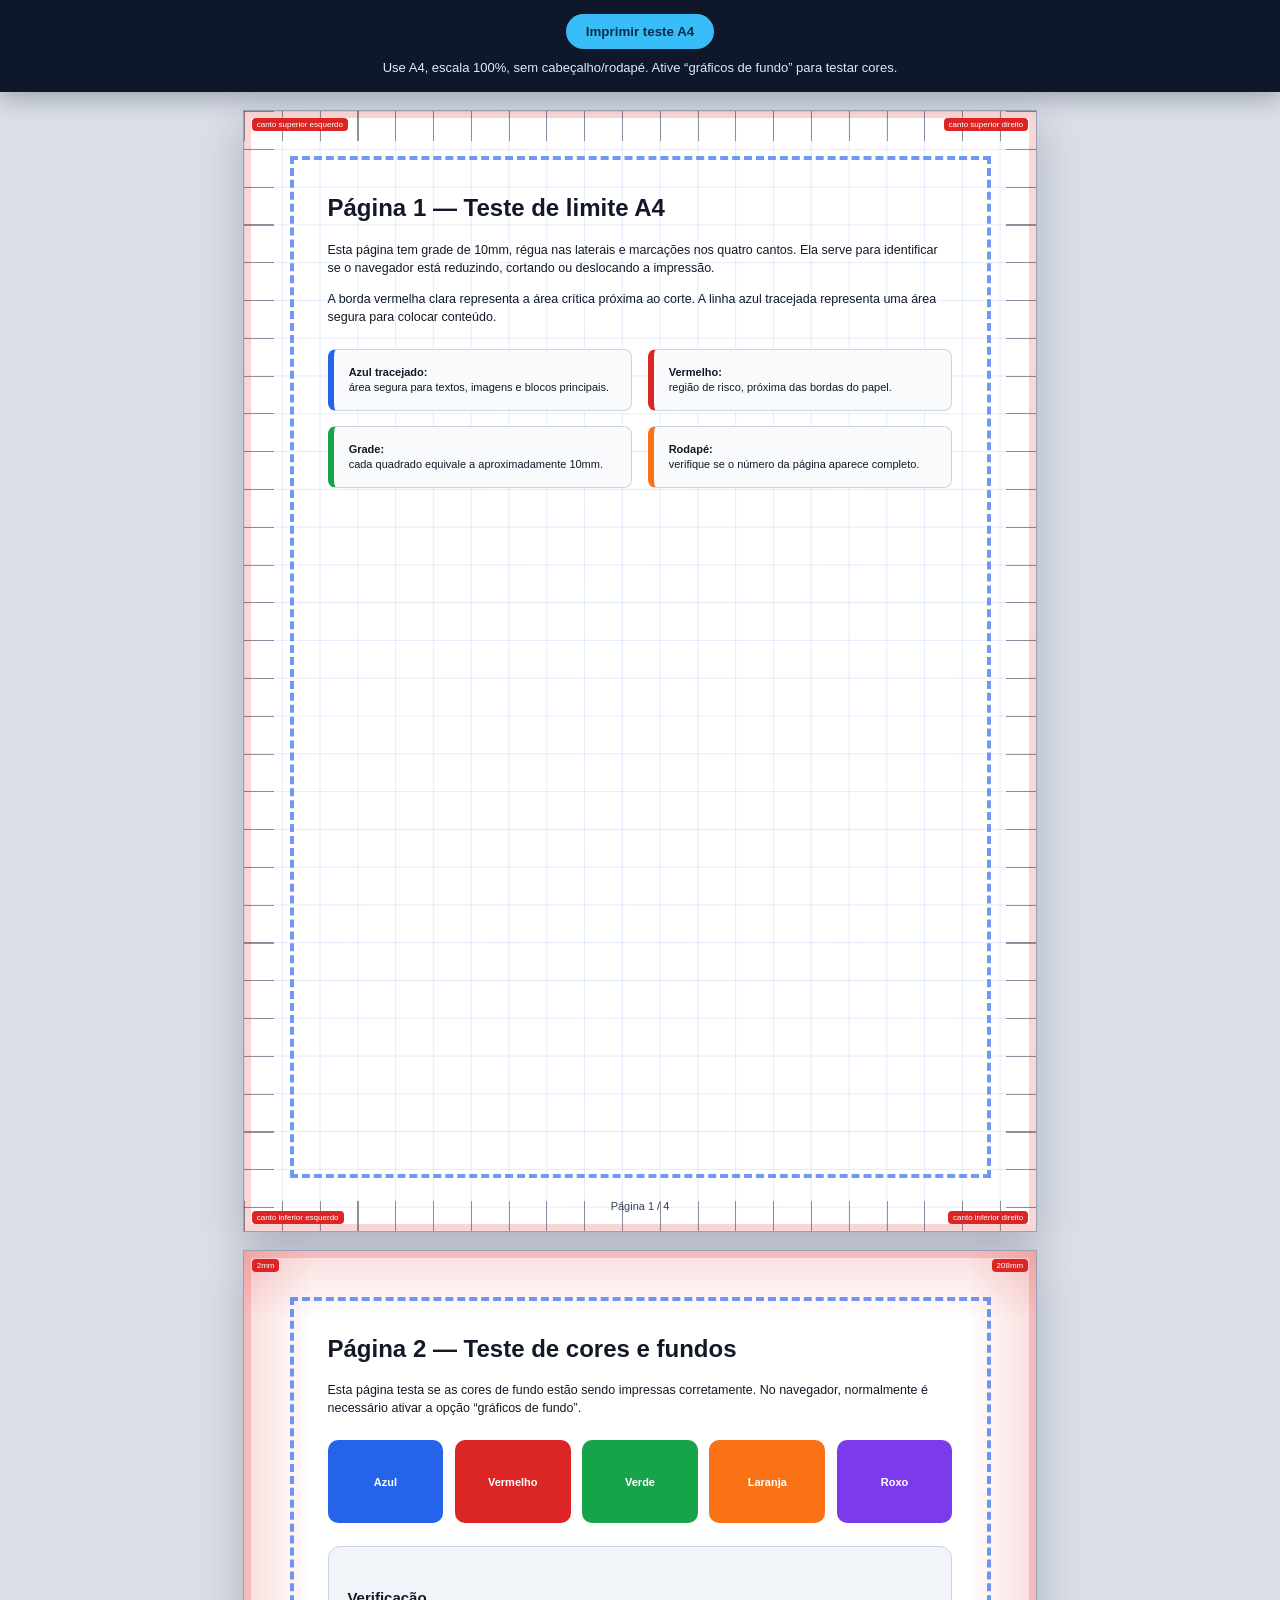
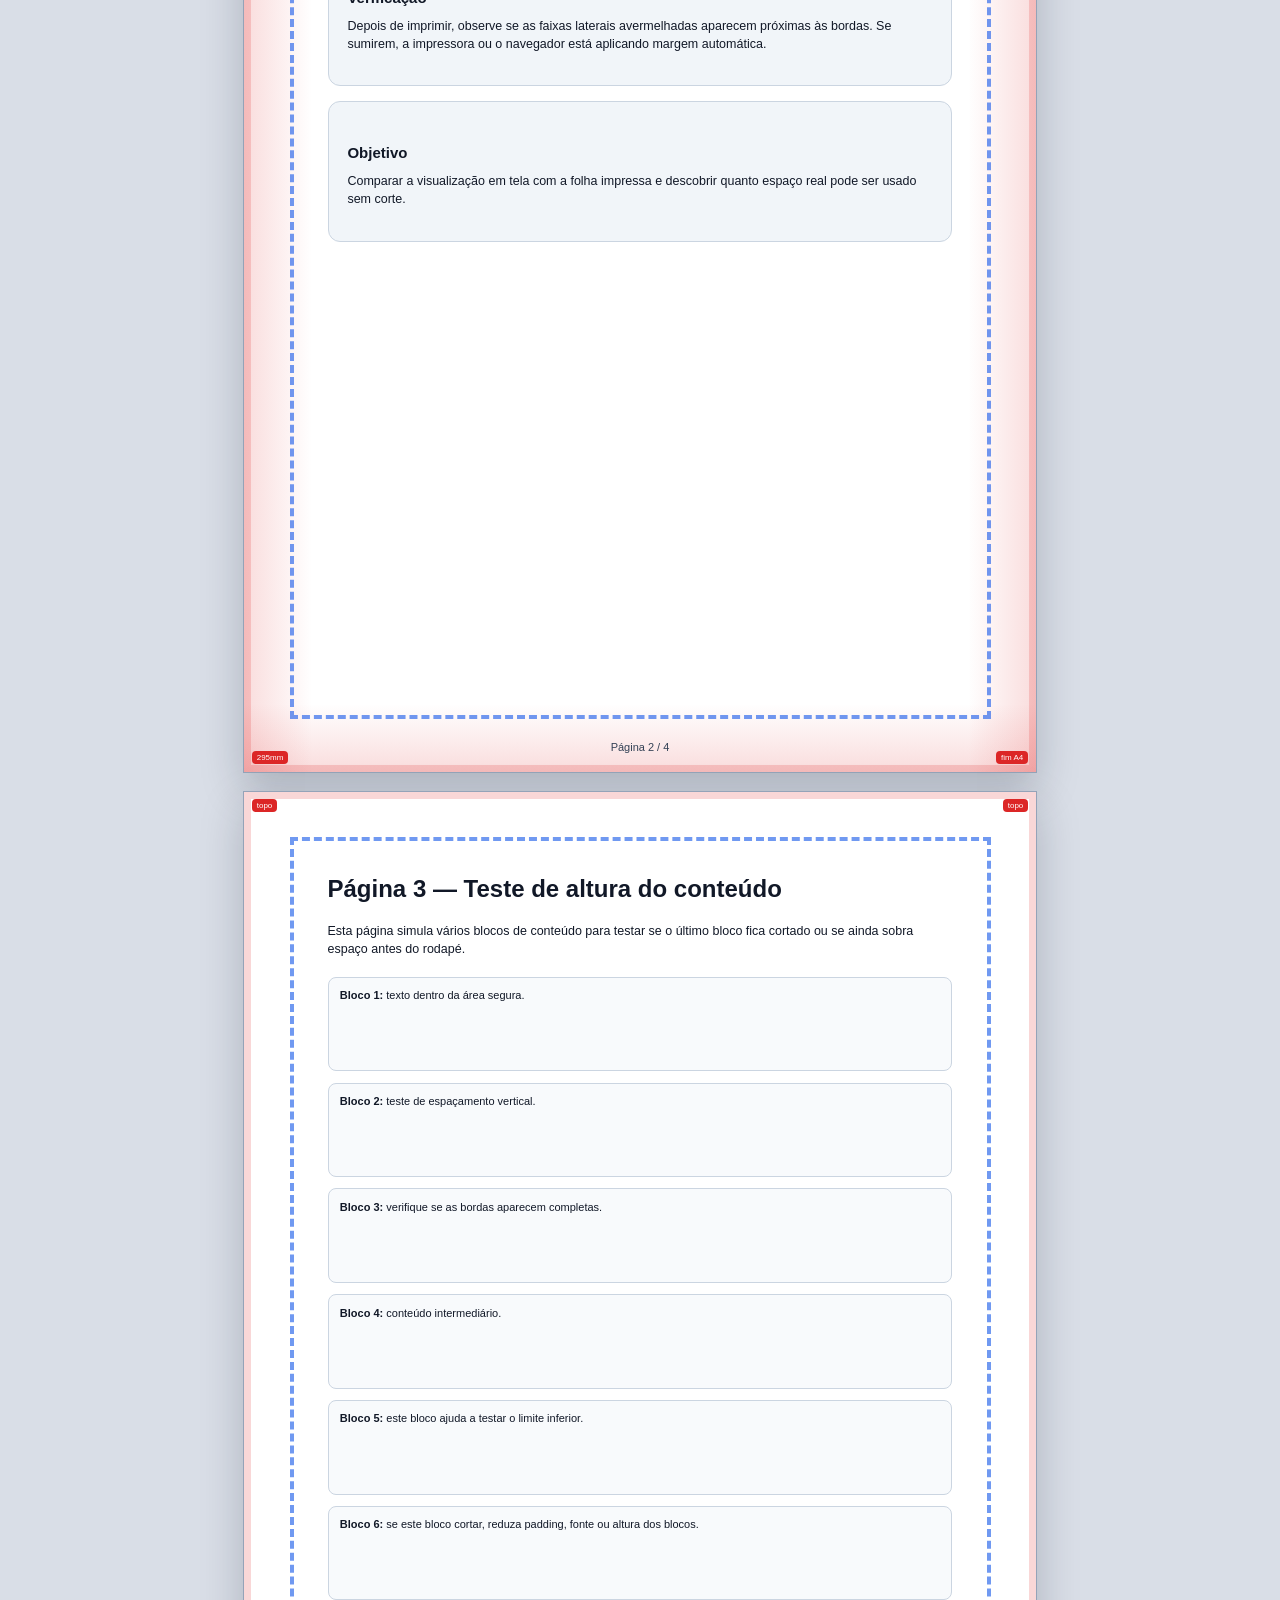
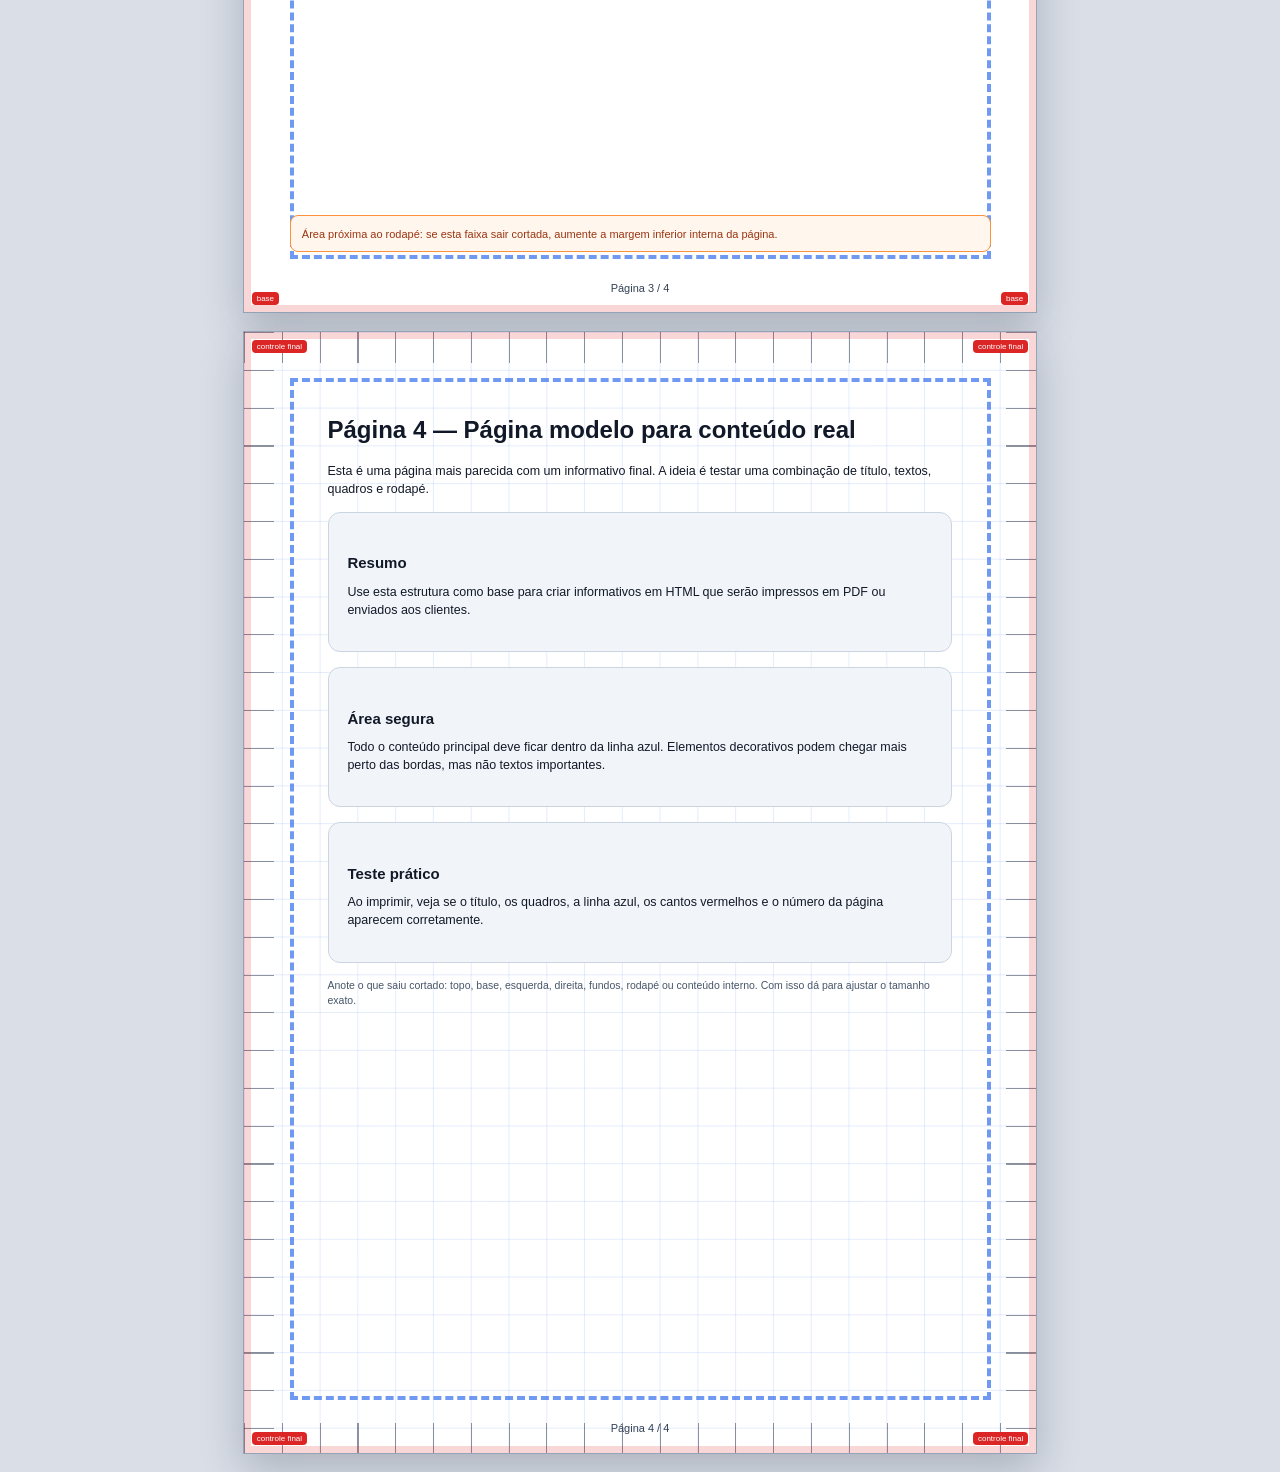
<file: teste.html>
<!DOCTYPE html><html lang="pt-BR">
<head>
  <meta charset="UTF-8" />
  <meta name="viewport" content="width=device-width, initial-scale=1.0" />
  <title>Teste de Impressão A4 - 4 páginas</title>  <style>
    * {
      box-sizing: border-box;
    }

    :root {
      --a4-width: 210mm;
      --a4-height: 297mm;
      --safe-top: 12mm;
      --safe-right: 12mm;
      --safe-bottom: 14mm;
      --safe-left: 12mm;
      --blue: #2563eb;
      --red: #dc2626;
      --green: #16a34a;
      --orange: #f97316;
      --purple: #7c3aed;
      --gray: #475569;
    }

    body {
      margin: 0;
      background: #d9dee7;
      font-family: Arial, Helvetica, sans-serif;
      color: #111827;
    }

    .toolbar {
      position: sticky;
      top: 0;
      z-index: 999;
      padding: 14px 20px;
      background: #0f172a;
      color: #ffffff;
      text-align: center;
      box-shadow: 0 8px 20px rgba(15, 23, 42, 0.25);
    }

    .toolbar button {
      border: 0;
      border-radius: 999px;
      padding: 10px 20px;
      margin-bottom: 6px;
      background: #38bdf8;
      color: #082f49;
      font-weight: 700;
      cursor: pointer;
    }

    .toolbar p {
      margin: 4px 0 0;
      font-size: 13px;
      color: #dbeafe;
    }

    .page {
      width: var(--a4-width);
      height: var(--a4-height);
      margin: 18px auto;
      background: #ffffff;
      position: relative;
      overflow: hidden;
      page-break-after: always;
      break-after: page;
      border: 1px solid #94a3b8;
      box-shadow: 0 16px 40px rgba(15, 23, 42, 0.22);
    }

    .page::before {
      content: "";
      position: absolute;
      inset: 0;
      pointer-events: none;
      border: 2mm solid rgba(220, 38, 38, 0.18);
      z-index: 20;
    }

    .safe-area {
      position: absolute;
      top: var(--safe-top);
      right: var(--safe-right);
      bottom: var(--safe-bottom);
      left: var(--safe-left);
      border: 1.2mm dashed rgba(37, 99, 235, 0.65);
      padding: 9mm;
      z-index: 3;
    }

    .cut-line {
      position: absolute;
      z-index: 25;
      font-size: 8px;
      color: #ffffff;
      background: var(--red);
      padding: 2px 5px;
      border-radius: 4px;
    }

    .top-left { top: 2mm; left: 2mm; }
    .top-right { top: 2mm; right: 2mm; }
    .bottom-left { bottom: 2mm; left: 2mm; }
    .bottom-right { bottom: 2mm; right: 2mm; }

    .page-number {
      position: absolute;
      left: 0;
      right: 0;
      bottom: 5mm;
      text-align: center;
      font-size: 11px;
      color: #334155;
      z-index: 30;
    }

    h1 {
      margin: 0 0 5mm;
      font-size: 24px;
      line-height: 1.15;
    }

    h2 {
      margin: 6mm 0 3mm;
      font-size: 15px;
    }

    p {
      margin: 0 0 3.5mm;
      font-size: 12.5px;
      line-height: 1.45;
    }

    .legend {
      display: grid;
      grid-template-columns: 1fr 1fr;
      gap: 4mm;
      margin-top: 6mm;
    }

    .legend-item {
      border-radius: 8px;
      padding: 4mm;
      font-size: 11px;
      line-height: 1.35;
      border: 1px solid #cbd5e1;
      background: #f8fafc;
    }

    .mark-blue { border-left: 6px solid var(--blue); }
    .mark-red { border-left: 6px solid var(--red); }
    .mark-green { border-left: 6px solid var(--green); }
    .mark-orange { border-left: 6px solid var(--orange); }

    .ruler-horizontal {
      position: absolute;
      left: 0;
      right: 0;
      height: 8mm;
      background: repeating-linear-gradient(
        to right,
        #0f172a 0,
        #0f172a 0.3mm,
        transparent 0.3mm,
        transparent 10mm
      );
      opacity: 0.45;
      z-index: 1;
    }

    .ruler-top { top: 0; }
    .ruler-bottom { bottom: 0; }

    .ruler-vertical {
      position: absolute;
      top: 0;
      bottom: 0;
      width: 8mm;
      background: repeating-linear-gradient(
        to bottom,
        #0f172a 0,
        #0f172a 0.3mm,
        transparent 0.3mm,
        transparent 10mm
      );
      opacity: 0.45;
      z-index: 1;
    }

    .ruler-left { left: 0; }
    .ruler-right { right: 0; }

    .grid-page {
      background-image:
        linear-gradient(rgba(37, 99, 235, 0.12) 1px, transparent 1px),
        linear-gradient(90deg, rgba(37, 99, 235, 0.12) 1px, transparent 1px);
      background-size: 10mm 10mm;
    }

    .color-strip {
      display: grid;
      grid-template-columns: repeat(5, 1fr);
      gap: 3mm;
      margin: 6mm 0;
    }

    .color-box {
      height: 22mm;
      border-radius: 10px;
      color: white;
      display: flex;
      align-items: center;
      justify-content: center;
      font-size: 11px;
      font-weight: 700;
      text-align: center;
      padding: 2mm;
    }

    .bg-blue { background: var(--blue); }
    .bg-red { background: var(--red); }
    .bg-green { background: var(--green); }
    .bg-orange { background: var(--orange); }
    .bg-purple { background: var(--purple); }

    .height-test {
      display: grid;
      grid-template-columns: 1fr;
      gap: 3mm;
      margin-top: 5mm;
    }

    .height-box {
      height: 25mm;
      border-radius: 8px;
      border: 1px solid #cbd5e1;
      padding: 3mm;
      font-size: 11px;
      background: #f8fafc;
    }

    .near-bottom-warning {
      position: absolute;
      left: 12mm;
      right: 12mm;
      bottom: 16mm;
      padding: 3mm;
      border-radius: 8px;
      background: #fff7ed;
      border: 1px solid #fb923c;
      color: #9a3412;
      font-size: 11px;
      z-index: 10;
    }

    .bleed-test {
      position: absolute;
      inset: 0;
      background:
        linear-gradient(90deg, rgba(220, 38, 38, .16), transparent 18mm, transparent calc(100% - 18mm), rgba(220, 38, 38, .16)),
        linear-gradient(180deg, rgba(220, 38, 38, .16), transparent 18mm, transparent calc(100% - 18mm), rgba(220, 38, 38, .16));
      z-index: 0;
    }

    .content-card {
      border-radius: 12px;
      padding: 5mm;
      background: #f1f5f9;
      border: 1px solid #cbd5e1;
      margin-bottom: 4mm;
    }

    .small-note {
      font-size: 10.5px;
      color: #475569;
    }

    @page {
      size: A4;
      margin: 0;
    }

    @media print {
      body {
        background: #ffffff;
      }

      .toolbar {
        display: none;
      }

      .page {
        width: 210mm;
        height: 297mm;
        margin: 0;
        border: 0;
        box-shadow: none;
        page-break-after: always;
        break-after: page;
      }
    }
  </style></head><body>
  <div class="toolbar">
    <button onclick="window.print()">Imprimir teste A4</button>
    <p>Use A4, escala 100%, sem cabeçalho/rodapé. Ative “gráficos de fundo” para testar cores.</p>
  </div>  <!-- PÁGINA 1 -->  <section class="page grid-page">
    <div class="ruler-horizontal ruler-top"></div>
    <div class="ruler-horizontal ruler-bottom"></div>
    <div class="ruler-vertical ruler-left"></div>
    <div class="ruler-vertical ruler-right"></div><span class="cut-line top-left">canto superior esquerdo</span>
<span class="cut-line top-right">canto superior direito</span>
<span class="cut-line bottom-left">canto inferior esquerdo</span>
<span class="cut-line bottom-right">canto inferior direito</span>

<div class="safe-area">
  <h1>Página 1 — Teste de limite A4</h1>
  <p>Esta página tem grade de 10mm, régua nas laterais e marcações nos quatro cantos. Ela serve para identificar se o navegador está reduzindo, cortando ou deslocando a impressão.</p>
  <p>A borda vermelha clara representa a área crítica próxima ao corte. A linha azul tracejada representa uma área segura para colocar conteúdo.</p>

  <div class="legend">
    <div class="legend-item mark-blue"><strong>Azul tracejado:</strong><br>área segura para textos, imagens e blocos principais.</div>
    <div class="legend-item mark-red"><strong>Vermelho:</strong><br>região de risco, próxima das bordas do papel.</div>
    <div class="legend-item mark-green"><strong>Grade:</strong><br>cada quadrado equivale a aproximadamente 10mm.</div>
    <div class="legend-item mark-orange"><strong>Rodapé:</strong><br>verifique se o número da página aparece completo.</div>
  </div>
</div>

<div class="page-number">Página 1 / 4</div>

  </section>  <!-- PÁGINA 2 -->  <section class="page">
    <div class="bleed-test"></div><span class="cut-line top-left">2mm</span>
<span class="cut-line top-right">208mm</span>
<span class="cut-line bottom-left">295mm</span>
<span class="cut-line bottom-right">fim A4</span>

<div class="safe-area">
  <h1>Página 2 — Teste de cores e fundos</h1>
  <p>Esta página testa se as cores de fundo estão sendo impressas corretamente. No navegador, normalmente é necessário ativar a opção “gráficos de fundo”.</p>

  <div class="color-strip">
    <div class="color-box bg-blue">Azul</div>
    <div class="color-box bg-red">Vermelho</div>
    <div class="color-box bg-green">Verde</div>
    <div class="color-box bg-orange">Laranja</div>
    <div class="color-box bg-purple">Roxo</div>
  </div>

  <div class="content-card">
    <h2>Verificação</h2>
    <p>Depois de imprimir, observe se as faixas laterais avermelhadas aparecem próximas às bordas. Se sumirem, a impressora ou o navegador está aplicando margem automática.</p>
  </div>

  <div class="content-card">
    <h2>Objetivo</h2>
    <p>Comparar a visualização em tela com a folha impressa e descobrir quanto espaço real pode ser usado sem corte.</p>
  </div>
</div>

<div class="page-number">Página 2 / 4</div>

  </section>  <!-- PÁGINA 3 -->  <section class="page">
    <span class="cut-line top-left">topo</span>
    <span class="cut-line top-right">topo</span>
    <span class="cut-line bottom-left">base</span>
    <span class="cut-line bottom-right">base</span><div class="safe-area">
  <h1>Página 3 — Teste de altura do conteúdo</h1>
  <p>Esta página simula vários blocos de conteúdo para testar se o último bloco fica cortado ou se ainda sobra espaço antes do rodapé.</p>

  <div class="height-test">
    <div class="height-box"><strong>Bloco 1:</strong> texto dentro da área segura.</div>
    <div class="height-box"><strong>Bloco 2:</strong> teste de espaçamento vertical.</div>
    <div class="height-box"><strong>Bloco 3:</strong> verifique se as bordas aparecem completas.</div>
    <div class="height-box"><strong>Bloco 4:</strong> conteúdo intermediário.</div>
    <div class="height-box"><strong>Bloco 5:</strong> este bloco ajuda a testar o limite inferior.</div>
    <div class="height-box"><strong>Bloco 6:</strong> se este bloco cortar, reduza padding, fonte ou altura dos blocos.</div>
  </div>
</div>

<div class="near-bottom-warning">
  Área próxima ao rodapé: se esta faixa sair cortada, aumente a margem inferior interna da página.
</div>

<div class="page-number">Página 3 / 4</div>

  </section>  <!-- PÁGINA 4 -->  <section class="page grid-page">
    <div class="ruler-horizontal ruler-top"></div>
    <div class="ruler-horizontal ruler-bottom"></div>
    <div class="ruler-vertical ruler-left"></div>
    <div class="ruler-vertical ruler-right"></div><span class="cut-line top-left">controle final</span>
<span class="cut-line top-right">controle final</span>
<span class="cut-line bottom-left">controle final</span>
<span class="cut-line bottom-right">controle final</span>

<div class="safe-area">
  <h1>Página 4 — Página modelo para conteúdo real</h1>
  <p>Esta é uma página mais parecida com um informativo final. A ideia é testar uma combinação de título, textos, quadros e rodapé.</p>

  <div class="content-card">
    <h2>Resumo</h2>
    <p>Use esta estrutura como base para criar informativos em HTML que serão impressos em PDF ou enviados aos clientes.</p>
  </div>

  <div class="content-card">
    <h2>Área segura</h2>
    <p>Todo o conteúdo principal deve ficar dentro da linha azul. Elementos decorativos podem chegar mais perto das bordas, mas não textos importantes.</p>
  </div>

  <div class="content-card">
    <h2>Teste prático</h2>
    <p>Ao imprimir, veja se o título, os quadros, a linha azul, os cantos vermelhos e o número da página aparecem corretamente.</p>
  </div>

  <p class="small-note">Anote o que saiu cortado: topo, base, esquerda, direita, fundos, rodapé ou conteúdo interno. Com isso dá para ajustar o tamanho exato.</p>
</div>

<div class="page-number">Página 4 / 4</div>

  </section>
</body>
</html>
</file>
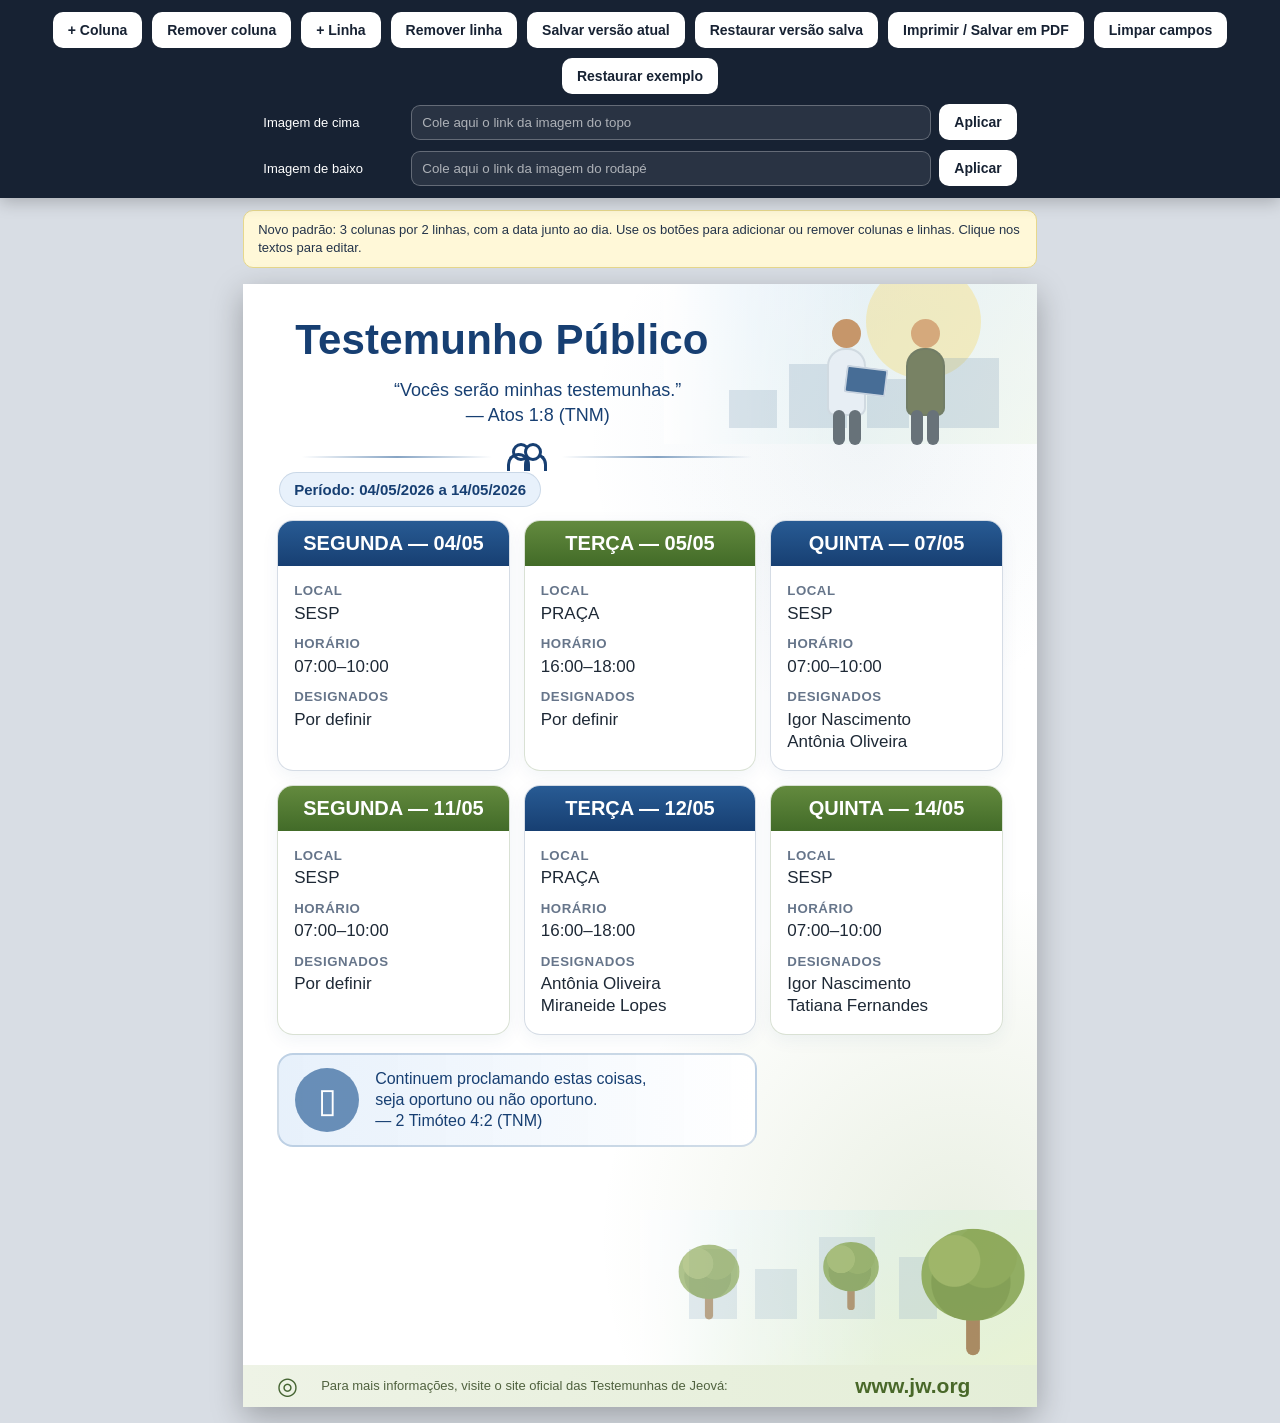
<file: tlp.html>
<!DOCTYPE html>
<html lang="pt-BR">
<head>
  <meta charset="UTF-8" />
  <meta name="viewport" content="width=device-width, initial-scale=1.0" />
  <title>Escala de Testemunho Público</title>
  <style>
    :root {
      --azul: #173f72;
      --azul-medio: #285b94;
      --azul-claro: #e6f0fb;
      --verde: #426b28;
      --verde-medio: #638a3e;
      --verde-claro: #edf6e8;
      --texto: #1e2936;
      --muted: #66758a;
      --borda: #d4dee9;
      --papel: #ffffff;
      --img-topo: none;
      --img-baixo: none;
      --colunas: 3;
      --fs-titulo: 42px;
      --fs-versiculo: 18px;
      --fs-dia: 20px;
      --fs-texto: 17px;
      --card-padding: 16px;
      --gap: 14px;
      --header-height: 154px;
    }

    * { box-sizing: border-box; }

    html, body {
      margin: 0;
      padding: 0;
      background: #d8dde4;
      color: var(--texto);
      font-family: Arial, Helvetica, sans-serif;
    }

    .barra-controles {
      position: sticky;
      top: 0;
      z-index: 50;
      display: grid;
      gap: 10px;
      padding: 12px;
      background: #172233;
      box-shadow: 0 4px 16px rgba(0,0,0,.22);
    }

    .linha-controles {
      display: flex;
      justify-content: center;
      align-items: center;
      gap: 10px;
      flex-wrap: wrap;
    }

    button {
      border: 0;
      border-radius: 10px;
      padding: 10px 15px;
      font-size: 14px;
      font-weight: 700;
      cursor: pointer;
      color: #172233;
      background: #ffffff;
    }

    button:hover { background: #e8eef6; }

    .controle-url {
      display: grid;
      grid-template-columns: 140px minmax(220px, 520px) auto;
      gap: 8px;
      align-items: center;
      color: #ffffff;
      font-size: 13px;
    }

    .controle-url input {
      width: 100%;
      border: 1px solid rgba(255,255,255,.28);
      border-radius: 9px;
      padding: 9px 10px;
      color: #ffffff;
      background: rgba(255,255,255,.08);
      outline: none;
    }

    .controle-url input::placeholder { color: rgba(255,255,255,.62); }

    .aviso {
      width: min(100%, 210mm);
      margin: 12px auto 0;
      padding: 10px 14px;
      font-size: 13px;
      line-height: 1.4;
      color: #24344a;
      background: #fff8d8;
      border: 1px solid #e7d88c;
      border-radius: 10px;
    }

    .folha {
      position: relative;
      width: 210mm;
      height: 297mm;
      margin: 16px auto;
      overflow: hidden;
      background:
        linear-gradient(90deg, rgba(255,255,255,1) 0 48%, rgba(255,255,255,.9) 68%, rgba(255,255,255,.98) 100%),
        radial-gradient(circle at 87% 10%, rgba(248,221,113,.24), transparent 24%),
        var(--papel);
      box-shadow: 0 10px 30px rgba(0,0,0,.28);
    }

    .folha::before {
      content: "";
      position: absolute;
      inset: 0;
      background:
        radial-gradient(circle at 90% 85%, rgba(119,158,78,.16), transparent 30%),
        radial-gradient(circle at 78% 14%, rgba(72,128,180,.08), transparent 24%);
      pointer-events: none;
      z-index: 0;
    }

    .decor-topo,
    .decor-baixo {
      position: absolute;
      right: 0;
      z-index: 1;
      pointer-events: none;
      background-repeat: no-repeat;
      background-position: center;
      background-size: cover;
    }

    .decor-topo {
      top: 0;
      width: 47%;
      height: 160px;
      opacity: .9;
      background-image:
        linear-gradient(90deg, rgba(255,255,255,1), rgba(255,255,255,.45) 24%, rgba(255,255,255,0) 55%),
        var(--img-topo),
        linear-gradient(135deg, rgba(218,235,249,.85), rgba(238,246,233,.65));
    }

    .decor-baixo {
      bottom: 42px;
      width: 50%;
      height: 155px;
      opacity: .82;
      background-image:
        linear-gradient(90deg, rgba(255,255,255,1), rgba(255,255,255,.45) 26%, rgba(255,255,255,0) 62%),
        var(--img-baixo),
        linear-gradient(150deg, rgba(220,238,250,.7), rgba(228,242,203,.9));
    }

    .fallback-topo,
    .fallback-baixo {
      position: absolute;
      inset: 0;
    }

    .folha.com-img-topo .fallback-topo,
    .folha.com-img-baixo .fallback-baixo { display: none; }

    .sol {
      position: absolute;
      right: 56px;
      top: -20px;
      width: 115px;
      height: 115px;
      border-radius: 50%;
      background: rgba(245,214,87,.36);
    }

    .cidade {
      position: absolute;
      right: 18px;
      bottom: 16px;
      width: 290px;
      height: 75px;
      opacity: .26;
      background:
        linear-gradient(to top, #7899b3 0 38px, transparent 38px),
        linear-gradient(to top, #7899b3 0 64px, transparent 64px),
        linear-gradient(to top, #7899b3 0 49px, transparent 49px),
        linear-gradient(to top, #7899b3 0 70px, transparent 70px);
      background-size: 48px 100%, 58px 100%, 42px 100%, 70px 100%;
      background-position: 0 0, 60px 0, 138px 0, 200px 0;
      background-repeat: no-repeat;
    }

    .pessoa {
      position: absolute;
      bottom: 3px;
      width: 58px;
      height: 122px;
    }

    .pessoa .cabeca {
      position: absolute;
      left: 17px;
      top: 0;
      width: 29px;
      height: 29px;
      border-radius: 50%;
      background: #c18c5b;
    }

    .pessoa .corpo {
      position: absolute;
      left: 12px;
      top: 29px;
      width: 39px;
      height: 68px;
      border-radius: 18px 18px 8px 8px;
      background: #e6eef4;
      border: 2px solid rgba(60,80,100,.15);
    }

    .pessoa .perna1,
    .pessoa .perna2 {
      position: absolute;
      top: 91px;
      width: 12px;
      height: 35px;
      background: #59646c;
      border-radius: 7px;
    }

    .pessoa .perna1 { left: 18px; }
    .pessoa .perna2 { left: 34px; }

    .pessoa .livro {
      position: absolute;
      left: 30px;
      top: 48px;
      width: 42px;
      height: 28px;
      border-radius: 3px;
      background: #355f8c;
      transform: rotate(7deg);
      border: 2px solid rgba(255,255,255,.7);
    }

    .pessoa.um { right: 164px; }
    .pessoa.dois { right: 80px; transform: scaleX(-1); }
    .pessoa.dois .cabeca { background: #d2a16f; }
    .pessoa.dois .corpo { background: #6b7654; }

    .predios {
      position: absolute;
      right: 88px;
      bottom: 46px;
      width: 260px;
      height: 86px;
      opacity: .25;
      background:
        linear-gradient(to top, #85a5be 0 70px, transparent 70px),
        linear-gradient(to top, #85a5be 0 50px, transparent 50px),
        linear-gradient(to top, #85a5be 0 82px, transparent 82px),
        linear-gradient(to top, #85a5be 0 62px, transparent 62px);
      background-size: 48px 100%, 42px 100%, 56px 100%, 38px 100%;
      background-position: 0 0, 66px 0, 130px 0, 210px 0;
      background-repeat: no-repeat;
    }

    .arvore {
      position: absolute;
      bottom: 18px;
      width: 96px;
      height: 110px;
    }

    .arvore::before {
      content: "";
      position: absolute;
      left: 42px;
      bottom: 0;
      width: 12px;
      height: 54px;
      background: #9a7446;
      border-radius: 10px;
    }

    .arvore::after {
      content: "";
      position: absolute;
      left: 3px;
      top: 0;
      width: 90px;
      height: 80px;
      border-radius: 50%;
      background:
        radial-gradient(circle at 32% 35%, #8faa4f 0 22px, transparent 23px),
        radial-gradient(circle at 62% 30%, #7b9b3f 0 27px, transparent 28px),
        radial-gradient(circle at 48% 58%, #6e8f38 0 34px, transparent 35px),
        #7fa047;
    }

    .arvore.a1 { right: 16px; transform: scale(1.15); }
    .arvore.a2 { right: 138px; bottom: 34px; transform: scale(.62); opacity: .85; }
    .arvore.a3 { right: 280px; bottom: 28px; transform: scale(.68); opacity: .74; }

    .conteudo {
      position: relative;
      z-index: 2;
      height: 100%;
      padding: 34px 34px 58px;
    }

    .cabecalho {
      height: var(--header-height);
      padding-left: 18px;
    }

    h1 {
      margin: 0;
      width: fit-content;
      max-width: 520px;
      color: var(--azul);
      font-size: var(--fs-titulo);
      line-height: 1.05;
      letter-spacing: .2px;
      font-weight: 800;
      outline: none;
    }

    .subtitulo {
      width: 485px;
      margin-top: 16px;
      color: var(--azul);
      font-size: var(--fs-versiculo);
      line-height: 1.35;
      text-align: center;
    }

    .subtitulo [contenteditable] { outline: none; }

    .linha-decorativa {
      display: flex;
      align-items: center;
      gap: 14px;
      width: 450px;
      margin: 16px 0 0 7px;
      color: var(--azul);
    }

    .linha-decorativa::before,
    .linha-decorativa::after {
      content: "";
      flex: 1;
      height: 2px;
      background: linear-gradient(90deg, transparent, rgba(36,90,148,.55), transparent);
    }

    .icone-pessoas {
      position: relative;
      width: 42px;
      height: 28px;
    }

    .icone-pessoas::before,
    .icone-pessoas::after {
      content: "";
      position: absolute;
      top: 0;
      width: 12px;
      height: 12px;
      border: 3px solid currentColor;
      border-radius: 50%;
      background: #fff;
    }

    .icone-pessoas::before { left: 6px; }
    .icone-pessoas::after { right: 6px; }

    .icone-pessoas span::before,
    .icone-pessoas span::after {
      content: "";
      position: absolute;
      bottom: 0;
      width: 17px;
      height: 15px;
      border: 3px solid currentColor;
      border-bottom: 0;
      border-radius: 15px 15px 0 0;
    }

    .icone-pessoas span::before { left: 1px; }
    .icone-pessoas span::after { right: 1px; }

    .resumo-periodo {
      display: inline-block;
      margin: 0 0 13px 2px;
      padding: 8px 14px;
      border-radius: 999px;
      color: var(--azul);
      background: rgba(230,240,251,.9);
      border: 1px solid rgba(23,63,114,.14);
      font-size: 15px;
      font-weight: 700;
      outline: none;
    }

    .grade-dias {
      display: grid;
      grid-template-columns: repeat(var(--colunas), 1fr);
      gap: var(--gap);
      position: relative;
      z-index: 2;
    }

    .dia-card {
      min-width: 0;
      border: 1px solid var(--borda);
      border-radius: 16px;
      overflow: hidden;
      background: rgba(255,255,255,.96);
      box-shadow: 0 5px 18px rgba(23,63,114,.06);
    }

    .dia-card:nth-child(odd) {
      border-color: rgba(23,63,114,.18);
    }

    .dia-card:nth-child(even) {
      border-color: rgba(66,107,40,.20);
    }

    .dia-nome {
      padding: 11px 12px;
      color: #fff;
      background: linear-gradient(180deg, var(--azul-medio), var(--azul));
      font-size: var(--fs-dia);
      line-height: 1.15;
      font-weight: 800;
      text-transform: uppercase;
      text-align: center;
      outline: none;
    }

    .dia-card:nth-child(even) .dia-nome {
      background: linear-gradient(180deg, var(--verde-medio), var(--verde));
    }

    .dia-corpo {
      display: grid;
      gap: 10px;
      padding: var(--card-padding);
      font-size: var(--fs-texto);
      line-height: 1.32;
    }

    .campo {
      display: grid;
      gap: 3px;
    }

    .campo-label {
      color: var(--muted);
      font-size: .78em;
      font-weight: 800;
      letter-spacing: .04em;
      text-transform: uppercase;
    }

    .campo-texto {
      min-height: 22px;
      outline: none;
      white-space: pre-wrap;
    }

    .designados .campo-texto {
      min-height: 43px;
    }

    .rodape-quote {
      display: flex;
      align-items: center;
      gap: 16px;
      width: 480px;
      min-height: 88px;
      margin-top: 18px;
      padding: 13px 16px;
      border: 2px solid rgba(36,90,148,.22);
      border-radius: 16px;
      background: linear-gradient(90deg, rgba(230,240,251,.96), rgba(255,255,255,.92));
      color: var(--azul);
    }

    .livro-icone {
      display: grid;
      place-items: center;
      flex: 0 0 64px;
      height: 64px;
      border-radius: 50%;
      color: #fff;
      background: rgba(36,90,148,.65);
      font-size: 34px;
    }

    .texto-rodape-quote {
      font-size: 16px;
      line-height: 1.32;
      outline: none;
    }

    .rodape-final {
      position: absolute;
      left: 0;
      right: 0;
      bottom: 0;
      z-index: 3;
      height: 42px;
      display: grid;
      grid-template-columns: 44px 1fr 180px;
      align-items: center;
      padding: 0 34px;
      color: #50623f;
      background: linear-gradient(90deg, #eef3e6, #e4eed7);
      font-size: 13px;
    }

    .globo { font-size: 24px; color: #456432; }
    .site {
      justify-self: center;
      color: #496829;
      font-size: 21px;
      font-weight: 800;
      outline: none;
    }

    [contenteditable="true"]:focus {
      box-shadow: 0 0 0 2px rgba(255,193,7,.75);
      border-radius: 6px;
      background: rgba(255,248,210,.68);
    }

    [data-placeholder]:empty::before {
      content: attr(data-placeholder);
      color: #94a1b2;
    }

    .folha.compacto-3 {
      --fs-titulo: 37px;
      --fs-versiculo: 15px;
      --fs-dia: 16px;
      --fs-texto: 13px;
      --card-padding: 10px;
      --gap: 9px;
      --header-height: 118px;
    }

    .folha.compacto-3 .conteudo { padding-top: 24px; }
    .folha.compacto-3 .subtitulo { margin-top: 9px; width: 410px; }
    .folha.compacto-3 .linha-decorativa { margin-top: 8px; width: 390px; }
    .folha.compacto-3 .resumo-periodo { margin-bottom: 8px; padding: 6px 11px; font-size: 12px; }
    .folha.compacto-3 .dia-nome { padding: 8px 9px; }
    .folha.compacto-3 .dia-corpo { gap: 6px; }
    .folha.compacto-3 .designados .campo-texto { min-height: 33px; }
    .folha.compacto-3 .rodape-quote { width: 405px; min-height: 64px; margin-top: 9px; padding: 9px 12px; }
    .folha.compacto-3 .livro-icone { flex-basis: 46px; height: 46px; font-size: 27px; }
    .folha.compacto-3 .texto-rodape-quote { font-size: 12px; }

    .folha.compacto-4 {
      --fs-titulo: 31px;
      --fs-versiculo: 13px;
      --fs-dia: 13px;
      --fs-texto: 11px;
      --card-padding: 7px;
      --gap: 6px;
      --header-height: 91px;
    }

    .folha.compacto-4 .conteudo { padding: 17px 24px 44px; }
    .folha.compacto-4 .cabecalho { padding-left: 12px; }
    .folha.compacto-4 .subtitulo { margin-top: 6px; width: 350px; line-height: 1.18; }
    .folha.compacto-4 .linha-decorativa { display: none; }
    .folha.compacto-4 .decor-topo { height: 126px; }
    .folha.compacto-4 .decor-baixo { height: 120px; bottom: 34px; }
    .folha.compacto-4 .resumo-periodo { margin-bottom: 6px; padding: 5px 9px; font-size: 10px; }
    .folha.compacto-4 .dia-card { border-radius: 11px; }
    .folha.compacto-4 .dia-nome { padding: 6px 7px; }
    .folha.compacto-4 .dia-corpo { gap: 4px; }
    .folha.compacto-4 .designados .campo-texto { min-height: 26px; }
    .folha.compacto-4 .rodape-quote { width: 350px; min-height: 50px; margin-top: 6px; padding: 7px 10px; gap: 9px; }
    .folha.compacto-4 .livro-icone { flex-basis: 36px; height: 36px; font-size: 22px; }
    .folha.compacto-4 .texto-rodape-quote { font-size: 10px; line-height: 1.16; }
    .folha.compacto-4 .rodape-final { height: 34px; padding: 0 26px; font-size: 11px; grid-template-columns: 36px 1fr 150px; }
    .folha.compacto-4 .site { font-size: 17px; }

    @page { size: A4; margin: 0; }

    @media print {
      html, body {
        width: 210mm;
        height: 297mm;
        margin: 0;
        padding: 0;
        background: white;
        -webkit-print-color-adjust: exact;
        print-color-adjust: exact;
      }

      .barra-controles,
      .aviso { display: none !important; }

      .folha {
        width: 210mm;
        height: 297mm;
        margin: 0;
        box-shadow: none;
        page-break-inside: avoid;
      }

      [contenteditable="true"]:focus {
        box-shadow: none;
        background: transparent;
      }
    }

    @media screen and (max-width: 860px) {
      .folha {
        transform: scale(.58);
        transform-origin: top center;
        margin-bottom: -445px;
      }

      .controle-url { grid-template-columns: 1fr; }
    }
  </style>
</head>
<body>
  <div class="barra-controles">
    <div class="linha-controles">
      <button type="button" onclick="adicionarColuna()">+ Coluna</button>
      <button type="button" onclick="removerColuna()">Remover coluna</button>
      <button type="button" onclick="adicionarLinha()">+ Linha</button>
      <button type="button" onclick="removerLinha()">Remover linha</button>
      <button type="button" onclick="salvarVersaoManual()">Salvar versão atual</button>
      <button type="button" onclick="restaurarVersaoManual()">Restaurar versão salva</button>
      <button type="button" onclick="window.print()">Imprimir / Salvar em PDF</button>
      <button type="button" onclick="limparCampos()">Limpar campos</button>
      <button type="button" onclick="restaurarModelo()">Restaurar exemplo</button>
    </div>

    <div class="linha-controles">
      <label class="controle-url">
        <span>Imagem de cima</span>
        <input id="urlTopo" type="url" placeholder="Cole aqui o link da imagem do topo" />
        <button type="button" onclick="aplicarImagem('topo')">Aplicar</button>
      </label>
    </div>

    <div class="linha-controles">
      <label class="controle-url">
        <span>Imagem de baixo</span>
        <input id="urlBaixo" type="url" placeholder="Cole aqui o link da imagem do rodapé" />
        <button type="button" onclick="aplicarImagem('baixo')">Aplicar</button>
      </label>
    </div>
  </div>

  <div class="aviso">
    Novo padrão: 3 colunas por 2 linhas, com a data junto ao dia. Use os botões para adicionar ou remover colunas e linhas. Clique nos textos para editar.
  </div>

  <main class="folha" id="folha">
    <div class="decor-topo" aria-hidden="true">
      <div class="fallback-topo">
        <div class="sol"></div>
        <div class="cidade"></div>
        <div class="pessoa um"><div class="cabeca"></div><div class="corpo"></div><div class="livro"></div><div class="perna1"></div><div class="perna2"></div></div>
        <div class="pessoa dois"><div class="cabeca"></div><div class="corpo"></div><div class="perna1"></div><div class="perna2"></div></div>
      </div>
    </div>

    <div class="decor-baixo" aria-hidden="true">
      <div class="fallback-baixo">
        <div class="predios"></div>
        <div class="arvore a1"></div>
        <div class="arvore a2"></div>
        <div class="arvore a3"></div>
      </div>
    </div>

    <section class="conteudo">
      <header class="cabecalho">
        <h1 contenteditable="true">Testemunho Público</h1>
        <div class="subtitulo">
          <div contenteditable="true">“Vocês serão minhas testemunhas.”</div>
          <div contenteditable="true">— Atos 1:8 (TNM)</div>
        </div>
        <div class="linha-decorativa" aria-hidden="true"><div class="icone-pessoas"><span></span></div></div>
      </header>

      <div class="resumo-periodo" contenteditable="true">Período: 04/05/2026 a 14/05/2026</div>

      <section class="grade-dias" id="gradeDias">
        <article class="dia-card">
          <div class="dia-nome" contenteditable="true">Segunda — 04/05</div>
          <div class="dia-corpo">
            <div class="campo"><div class="campo-label">Local</div><div class="campo-texto" contenteditable="true">SESP</div></div>
            <div class="campo"><div class="campo-label">Horário</div><div class="campo-texto" contenteditable="true">07:00–10:00</div></div>
            <div class="campo designados"><div class="campo-label">Designados</div><div class="campo-texto" contenteditable="true" data-placeholder="Digite os nomes">Por definir</div></div>
          </div>
        </article>

        <article class="dia-card">
          <div class="dia-nome" contenteditable="true">Terça — 05/05</div>
          <div class="dia-corpo">
            <div class="campo"><div class="campo-label">Local</div><div class="campo-texto" contenteditable="true">PRAÇA</div></div>
            <div class="campo"><div class="campo-label">Horário</div><div class="campo-texto" contenteditable="true">16:00–18:00</div></div>
            <div class="campo designados"><div class="campo-label">Designados</div><div class="campo-texto" contenteditable="true" data-placeholder="Digite os nomes">Por definir</div></div>
          </div>
        </article>

        <article class="dia-card">
          <div class="dia-nome" contenteditable="true">Quinta — 07/05</div>
          <div class="dia-corpo">
            <div class="campo"><div class="campo-label">Local</div><div class="campo-texto" contenteditable="true">SESP</div></div>
            <div class="campo"><div class="campo-label">Horário</div><div class="campo-texto" contenteditable="true">07:00–10:00</div></div>
            <div class="campo designados"><div class="campo-label">Designados</div><div class="campo-texto" contenteditable="true" data-placeholder="Digite os nomes">Igor Nascimento<br>Antônia Oliveira</div></div>
          </div>
        </article>

        <article class="dia-card">
          <div class="dia-nome" contenteditable="true">Segunda — 11/05</div>
          <div class="dia-corpo">
            <div class="campo"><div class="campo-label">Local</div><div class="campo-texto" contenteditable="true">SESP</div></div>
            <div class="campo"><div class="campo-label">Horário</div><div class="campo-texto" contenteditable="true">07:00–10:00</div></div>
            <div class="campo designados"><div class="campo-label">Designados</div><div class="campo-texto" contenteditable="true" data-placeholder="Digite os nomes">Por definir</div></div>
          </div>
        </article>

        <article class="dia-card">
          <div class="dia-nome" contenteditable="true">Terça — 12/05</div>
          <div class="dia-corpo">
            <div class="campo"><div class="campo-label">Local</div><div class="campo-texto" contenteditable="true">PRAÇA</div></div>
            <div class="campo"><div class="campo-label">Horário</div><div class="campo-texto" contenteditable="true">16:00–18:00</div></div>
            <div class="campo designados"><div class="campo-label">Designados</div><div class="campo-texto" contenteditable="true" data-placeholder="Digite os nomes">Antônia Oliveira<br>Miraneide Lopes</div></div>
          </div>
        </article>

        <article class="dia-card">
          <div class="dia-nome" contenteditable="true">Quinta — 14/05</div>
          <div class="dia-corpo">
            <div class="campo"><div class="campo-label">Local</div><div class="campo-texto" contenteditable="true">SESP</div></div>
            <div class="campo"><div class="campo-label">Horário</div><div class="campo-texto" contenteditable="true">07:00–10:00</div></div>
            <div class="campo designados"><div class="campo-label">Designados</div><div class="campo-texto" contenteditable="true" data-placeholder="Digite os nomes">Igor Nascimento<br>Tatiana Fernandes</div></div>
          </div>
        </article>
      </section>

      <section class="rodape-quote">
        <div class="livro-icone">▯</div>
        <div class="texto-rodape-quote" contenteditable="true">Continuem proclamando estas coisas,<br>seja oportuno ou não oportuno.<br>— 2 Timóteo 4:2 (TNM)</div>
      </section>
    </section>

    <footer class="rodape-final">
      <div class="globo">◎</div>
      <div contenteditable="true">Para mais informações, visite o site oficial das Testemunhas de Jeová:</div>
      <div class="site" contenteditable="true">www.jw.org</div>
    </footer>
  </main>

  <script>
    const STORAGE_KEY = 'escala-testemunho-publico-grade-v1';
    const MANUAL_KEY = 'escala-testemunho-publico-grade-manual-v1';
    const COLUNAS_KEY = 'escala-testemunho-publico-colunas-v1';
    const folha = document.getElementById('folha');
    const modeloInicial = folha.innerHTML;
    const colunasIniciais = 3;

    function obterColunas() {
      return Number(localStorage.getItem(COLUNAS_KEY)) || colunasIniciais;
    }

    function definirColunas(valor) {
      const colunas = Math.max(1, Math.min(5, Number(valor) || 3));
      localStorage.setItem(COLUNAS_KEY, String(colunas));
      folha.style.setProperty('--colunas', colunas);
      ajustarLayout();
    }

    function obterLinhas() {
      return Math.ceil(document.querySelectorAll('.dia-card').length / obterColunas());
    }

    function criarCardPadrao() {
      const card = document.createElement('article');
      card.className = 'dia-card';
      card.innerHTML = `
        <div class="dia-nome" contenteditable="true">Novo dia — data</div>
        <div class="dia-corpo">
          <div class="campo"><div class="campo-label">Local</div><div class="campo-texto" contenteditable="true">SESP</div></div>
          <div class="campo"><div class="campo-label">Horário</div><div class="campo-texto" contenteditable="true">07:00–10:00</div></div>
          <div class="campo designados"><div class="campo-label">Designados</div><div class="campo-texto" contenteditable="true" data-placeholder="Digite os nomes">Por definir</div></div>
        </div>
      `;
      return card;
    }

    function obterDadosAtuais() {
      return {
        html: folha.innerHTML,
        colunas: obterColunas(),
        imagemTopo: localStorage.getItem('imagem-topo-grade') || '',
        imagemBaixo: localStorage.getItem('imagem-baixo-grade') || '',
        salvoEm: new Date().toLocaleString('pt-BR')
      };
    }

    function aplicarDados(dados) {
      if (!dados || !dados.html) return;
      folha.innerHTML = dados.html;
      definirColunas(dados.colunas || 3);
      aplicarImagemSalva('topo', dados.imagemTopo || '');
      aplicarImagemSalva('baixo', dados.imagemBaixo || '');
      ajustarLayout();
    }

    function salvarAutomaticamente() {
      localStorage.setItem(STORAGE_KEY, JSON.stringify(obterDadosAtuais()));
    }

    function carregarSalvo() {
      const salvo = localStorage.getItem(STORAGE_KEY);
      if (!salvo) {
        definirColunas(colunasIniciais);
        return;
      }

      try {
        aplicarDados(JSON.parse(salvo));
      } catch (erro) {
        folha.innerHTML = salvo;
        definirColunas(colunasIniciais);
      }
    }

    function salvarVersaoManual() {
      localStorage.setItem(MANUAL_KEY, JSON.stringify(obterDadosAtuais()));
      alert('Versão atual salva.');
    }

    function restaurarVersaoManual() {
      const salvo = localStorage.getItem(MANUAL_KEY);
      if (!salvo) {
        alert('Ainda não existe uma versão manual salva.');
        return;
      }

      try {
        const dados = JSON.parse(salvo);
        const confirmar = confirm(`Restaurar a versão salva${dados.salvoEm ? ' em ' + dados.salvoEm : ''}?`);
        if (!confirmar) return;
        aplicarDados(dados);
        salvarAutomaticamente();
      } catch (erro) {
        alert('Não foi possível restaurar a versão salva.');
      }
    }

    function aplicarImagem(tipo) {
      const input = document.getElementById(tipo === 'topo' ? 'urlTopo' : 'urlBaixo');
      aplicarImagemSalva(tipo, input.value.trim());
      salvarAutomaticamente();
    }

    function aplicarImagemSalva(tipo, url) {
      const varNome = tipo === 'topo' ? '--img-topo' : '--img-baixo';
      const classe = tipo === 'topo' ? 'com-img-topo' : 'com-img-baixo';
      const storage = tipo === 'topo' ? 'imagem-topo-grade' : 'imagem-baixo-grade';
      const input = document.getElementById(tipo === 'topo' ? 'urlTopo' : 'urlBaixo');

      if (input) input.value = url;
      localStorage.setItem(storage, url);

      if (url) {
        folha.style.setProperty(varNome, `url("${url}")`);
        folha.classList.add(classe);
      } else {
        folha.style.setProperty(varNome, 'none');
        folha.classList.remove(classe);
      }
    }

    function adicionarLinha() {
      const grade = document.getElementById('gradeDias');
      const colunas = obterColunas();
      for (let i = 0; i < colunas; i++) grade.appendChild(criarCardPadrao());
      ajustarLayout();
      salvarAutomaticamente();
    }

    function removerLinha() {
      const grade = document.getElementById('gradeDias');
      const colunas = obterColunas();
      const cards = [...grade.querySelectorAll('.dia-card')];
      if (cards.length <= colunas) return;
      cards.slice(-colunas).forEach(card => card.remove());
      ajustarLayout();
      salvarAutomaticamente();
    }

    function adicionarColuna() {
      const colunas = obterColunas();
      if (colunas >= 5) return;
      const grade = document.getElementById('gradeDias');
      const cards = [...grade.querySelectorAll('.dia-card')];
      const linhas = Math.ceil(cards.length / colunas);
      const novaLista = [];

      for (let linha = 0; linha < linhas; linha++) {
        const inicio = linha * colunas;
        novaLista.push(...cards.slice(inicio, inicio + colunas));
        novaLista.push(criarCardPadrao());
      }

      grade.innerHTML = '';
      novaLista.forEach(card => grade.appendChild(card));
      definirColunas(colunas + 1);
      salvarAutomaticamente();
    }

    function removerColuna() {
      const colunas = obterColunas();
      if (colunas <= 1) return;
      const grade = document.getElementById('gradeDias');
      const cards = [...grade.querySelectorAll('.dia-card')];
      const linhas = Math.ceil(cards.length / colunas);
      const novaLista = [];

      for (let linha = 0; linha < linhas; linha++) {
        const inicio = linha * colunas;
        novaLista.push(...cards.slice(inicio, inicio + colunas - 1));
      }

      grade.innerHTML = '';
      novaLista.forEach(card => grade.appendChild(card));
      definirColunas(colunas - 1);
      salvarAutomaticamente();
    }

    function ajustarLayout() {
      const total = document.querySelectorAll('.dia-card').length;
      const colunas = obterColunas();
      const linhas = Math.ceil(total / colunas);
      folha.classList.remove('compacto-3', 'compacto-4');

      if (linhas >= 3 || colunas >= 4) folha.classList.add('compacto-3');
      if (linhas >= 4 || colunas >= 5) folha.classList.add('compacto-4');
    }

    function limparCampos() {
      document.querySelectorAll('.resumo-periodo, .dia-nome, .campo-texto').forEach((el) => {
        el.innerHTML = '';
      });
      salvarAutomaticamente();
    }

    function restaurarModelo() {
      folha.innerHTML = modeloInicial;
      localStorage.removeItem(STORAGE_KEY);
      localStorage.removeItem(COLUNAS_KEY);
      localStorage.removeItem('imagem-topo-grade');
      localStorage.removeItem('imagem-baixo-grade');
      definirColunas(colunasIniciais);
      aplicarImagemSalva('topo', '');
      aplicarImagemSalva('baixo', '');
      ajustarLayout();
    }

    document.addEventListener('input', (event) => {
      if (event.target.closest('#folha')) {
        ajustarLayout();
        salvarAutomaticamente();
      }
    });

    document.addEventListener('keydown', (event) => {
      const editavel = event.target.closest('[contenteditable="true"]');
      if (!editavel) return;

      if (event.key === 'Tab') {
        event.preventDefault();
        const campos = [...document.querySelectorAll('#folha [contenteditable="true"]')];
        const atual = campos.indexOf(editavel);
        const proximo = event.shiftKey ? campos[atual - 1] : campos[atual + 1];
        if (proximo) proximo.focus();
      }
    });

    carregarSalvo();
    ajustarLayout();
  </script>
</body>
</html>
</file>
<file: mapas/styles.css>
:root {
  --bg: #eef1f6;
  --surface: #ffffff;
  --surface-2: #f6f8fb;
  --surface-3: #e9edf4;
  --text: #16203a;
  --muted: #64708a;
  --border: #dbe1ea;
  --border-strong: #c3ccda;
  --accent: #2f5fb3;
  --accent-hover: #264f97;
  --accent-soft: #e7eefb;
  --accent-text: #ffffff;
  --danger: #c92a2a;
  --danger-soft: #fdecec;
  --ok: #15803d;
  --stage: #d9dee7;
  --shadow-sm: 0 1px 2px rgba(16, 24, 40, .06);
  --shadow: 0 10px 30px rgba(16, 24, 40, .14);
  --radius: 12px;
  --radius-sm: 8px;
  --topbar-h: 56px;
  --rail-w: 72px;
  --panel-w: 330px;
  --font: system-ui, -apple-system, "Segoe UI", Roboto, "Helvetica Neue", Arial, sans-serif;
  color-scheme: light;
}

@media (prefers-color-scheme: dark) {
  :root {
    --bg: #0f141d;
    --surface: #171d29;
    --surface-2: #1d2433;
    --surface-3: #263044;
    --text: #e6eaf2;
    --muted: #96a1b6;
    --border: #2a3346;
    --border-strong: #3a4560;
    --accent: #5b8def;
    --accent-hover: #74a0f5;
    --accent-soft: #1f2d4a;
    --accent-text: #0b1220;
    --danger: #f06a6a;
    --danger-soft: #3a1d22;
    --ok: #4ade80;
    --stage: #0b0f16;
    --shadow: 0 10px 30px rgba(0, 0, 0, .45);
    color-scheme: dark;
  }
}

* { box-sizing: border-box; }
html, body { margin: 0; height: 100%; }
body {
  font-family: var(--font);
  font-size: 14px;
  color: var(--text);
  background: var(--bg);
  overflow: hidden;
  -webkit-font-smoothing: antialiased;
  -webkit-tap-highlight-color: transparent;
}
button, input, select, textarea { font: inherit; color: inherit; }
[hidden] { display: none !important; }
kbd {
  font-family: ui-monospace, SFMono-Regular, Consolas, monospace;
  font-size: 11px;
  padding: 1px 5px;
  border: 1px solid var(--border-strong);
  border-bottom-width: 2px;
  border-radius: 5px;
  background: var(--surface-2);
}

.ico { width: 18px; height: 18px; flex: none; display: block; }
[data-icon] { display: inline-flex; }

/* ---------- Layout ---------- */
.app { height: 100dvh; display: grid; grid-template-rows: var(--topbar-h) minmax(0, 1fr); }
.main {
  min-height: 0;
  display: grid;
  grid-template-columns: var(--rail-w) minmax(0, 1fr) var(--panel-w);
}

/* ---------- Top bar ---------- */
.topbar {
  display: flex;
  align-items: center;
  gap: 10px;
  padding: 0 12px;
  background: var(--surface);
  border-bottom: 1px solid var(--border);
  position: relative;
  z-index: 20;
}
.brand { background: var(--accent); color: var(--accent-text); }
.brand:hover { background: var(--accent-hover) !important; }
.title-block { flex: 1; min-width: 0; display: flex; align-items: baseline; gap: 10px; }
.project-name {
  min-width: 0;
  width: min(420px, 100%);
  border: 1px solid transparent;
  background: transparent;
  border-radius: var(--radius-sm);
  padding: 6px 8px;
  font-size: 16px;
  font-weight: 650;
  text-overflow: ellipsis;
}
.project-name:hover { border-color: var(--border); }
.project-name:focus { outline: none; border-color: var(--accent); background: var(--surface-2); }
.save-status { color: var(--muted); font-size: 12px; white-space: nowrap; }
.save-status.error { color: var(--danger); }
.topbar-actions { display: flex; align-items: center; gap: 4px; }
.divider { width: 1px; height: 24px; background: var(--border); margin: 0 4px; }

/* ---------- Buttons ---------- */
.btn, .icon-btn {
  display: inline-flex;
  align-items: center;
  justify-content: center;
  gap: 7px;
  border: 1px solid transparent;
  background: transparent;
  border-radius: var(--radius-sm);
  cursor: pointer;
  transition: background .15s, border-color .15s, color .15s, transform .05s;
  white-space: nowrap;
}
.btn { min-height: 36px; padding: 0 12px; font-weight: 600; background: var(--surface-2); border-color: var(--border); }
.btn:hover { background: var(--surface-3); }
.btn:active, .icon-btn:active { transform: translateY(1px); }
.btn.primary { background: var(--accent); border-color: var(--accent); color: var(--accent-text); }
.btn.primary:hover { background: var(--accent-hover); }
.btn.danger { color: var(--danger); }
.btn.danger:hover { background: var(--danger-soft); border-color: var(--danger); }
.btn.small { min-height: 30px; padding: 0 10px; font-size: 13px; }
.btn.block { width: 100%; }
.icon-btn { width: 36px; height: 36px; color: var(--text); }
.icon-btn:hover { background: var(--surface-3); }
.icon-btn.small { width: 30px; height: 30px; }
.icon-btn.small .ico { width: 16px; height: 16px; }
button:disabled { opacity: .4; cursor: not-allowed; transform: none !important; }
button:focus-visible, input:focus-visible, select:focus-visible, textarea:focus-visible, [tabindex]:focus-visible {
  outline: 2px solid var(--accent);
  outline-offset: 2px;
}
.link { border: 0; background: none; color: var(--accent); cursor: pointer; padding: 0; font-weight: 600; text-decoration: underline; text-underline-offset: 2px; }

/* ---------- Menus ---------- */
.menu-wrap { position: relative; }
.menu {
  position: absolute;
  right: 0;
  top: calc(100% + 6px);
  min-width: 270px;
  background: var(--surface);
  border: 1px solid var(--border);
  border-radius: var(--radius);
  box-shadow: var(--shadow);
  padding: 6px;
  z-index: 50;
}
.menu button {
  width: 100%;
  display: flex;
  align-items: center;
  gap: 10px;
  border: 0;
  background: none;
  padding: 9px 10px;
  border-radius: var(--radius-sm);
  cursor: pointer;
  text-align: left;
}
.menu button:hover { background: var(--surface-2); }
.menu button small { margin-left: auto; color: var(--muted); font-size: 12px; }
.menu hr { border: 0; border-top: 1px solid var(--border); margin: 6px 4px; }

/* ---------- Tool rail ---------- */
.toolrail {
  background: var(--surface);
  border-right: 1px solid var(--border);
  padding: 8px 6px;
  display: flex;
  flex-direction: column;
  gap: 6px;
  overflow-y: auto;
  z-index: 10;
}
.tool-group { display: flex; flex-direction: column; gap: 2px; padding-bottom: 6px; border-bottom: 1px solid var(--border); }
.tool-group:last-child { border-bottom: 0; }
.tool {
  display: flex;
  flex-direction: column;
  align-items: center;
  gap: 3px;
  border: 0;
  background: none;
  border-radius: 10px;
  padding: 7px 2px 6px;
  cursor: pointer;
  color: var(--muted);
  transition: background .15s, color .15s;
}
.tool .ico { width: 21px; height: 21px; }
.tool em { font-style: normal; font-size: 10.5px; font-weight: 600; letter-spacing: .01em; }
.tool:hover { background: var(--surface-2); color: var(--text); }
.tool.active { background: var(--accent-soft); color: var(--accent); }

/* ---------- Stage ---------- */
.stage { position: relative; min-width: 0; min-height: 0; background: var(--stage); overflow: hidden; touch-action: none; }
#canvas { position: absolute; inset: 0; width: 100%; height: 100%; display: block; touch-action: none; outline: none; }

.zoombar {
  position: absolute;
  right: 14px;
  bottom: 14px;
  display: flex;
  align-items: center;
  gap: 2px;
  padding: 3px;
  background: var(--surface);
  border: 1px solid var(--border);
  border-radius: 12px;
  box-shadow: var(--shadow-sm);
}
.zoom-value {
  min-width: 56px;
  height: 32px;
  border: 0;
  background: none;
  border-radius: 8px;
  cursor: pointer;
  font-variant-numeric: tabular-nums;
  font-size: 13px;
  font-weight: 600;
}
.zoom-value:hover { background: var(--surface-3); }

.hintbar {
  position: absolute;
  left: 50%;
  bottom: 14px;
  transform: translateX(-50%);
  max-width: calc(100% - 180px);
  display: flex;
  align-items: center;
  gap: 12px;
  padding: 8px 8px 8px 14px;
  background: rgba(22, 32, 58, .92);
  color: #fff;
  border-radius: 12px;
  box-shadow: var(--shadow);
  font-size: 13px;
  backdrop-filter: blur(6px);
}
.hint-text { line-height: 1.35; }
.hint-text kbd { background: rgba(255,255,255,.12); border-color: rgba(255,255,255,.25); color: #fff; }
.hint-actions { display: flex; gap: 6px; }
.hint-actions .btn { min-height: 30px; background: rgba(255,255,255,.12); border-color: rgba(255,255,255,.2); color: #fff; }
.hint-actions .btn:hover { background: rgba(255,255,255,.22); }
.hint-actions .btn.primary { background: #fff; color: #16203a; border-color: #fff; }

.start {
  position: absolute;
  inset: 0;
  display: grid;
  place-items: center;
  padding: 20px;
  background: color-mix(in srgb, var(--stage) 70%, transparent);
  overflow: auto;
}
.start-card {
  width: min(720px, 100%);
  background: var(--surface);
  border: 1px solid var(--border);
  border-radius: 18px;
  box-shadow: var(--shadow);
  padding: 28px;
  text-align: center;
}
.start-card h2 { margin: 0 0 6px; font-size: 22px; }
.start-card > p { margin: 0 0 20px; color: var(--muted); }
.start-grid { display: grid; grid-template-columns: repeat(3, 1fr); gap: 12px; }
.start-option {
  display: flex;
  flex-direction: column;
  align-items: center;
  gap: 6px;
  padding: 20px 14px;
  border: 1px solid var(--border);
  border-radius: 14px;
  background: var(--surface-2);
  cursor: pointer;
  transition: border-color .15s, background .15s, transform .15s;
}
.start-option:hover { border-color: var(--accent); background: var(--accent-soft); transform: translateY(-2px); }
.start-option .ico { width: 30px; height: 30px; color: var(--accent); margin-bottom: 4px; }
.start-option strong { font-size: 15px; }
.start-option small { color: var(--muted); font-size: 12.5px; line-height: 1.35; }
.start-foot { margin: 18px 0 0 !important; font-size: 13px; color: var(--muted); }

.drop-hint {
  position: absolute;
  inset: 12px;
  display: flex;
  align-items: center;
  justify-content: center;
  gap: 10px;
  border: 3px dashed var(--accent);
  border-radius: 18px;
  background: color-mix(in srgb, var(--accent-soft) 85%, transparent);
  color: var(--accent);
  font-size: 18px;
  font-weight: 700;
  pointer-events: none;
  z-index: 5;
}
.drop-hint .ico { width: 28px; height: 28px; }

/* ---------- Panel ---------- */
.panel {
  background: var(--surface);
  border-left: 1px solid var(--border);
  display: flex;
  flex-direction: column;
  min-height: 0;
  z-index: 10;
}
.tabs { display: flex; gap: 2px; padding: 8px 8px 0; border-bottom: 1px solid var(--border); }
.tabs [role="tab"] {
  flex: 1;
  border: 0;
  background: none;
  padding: 9px 6px 10px;
  cursor: pointer;
  font-weight: 600;
  color: var(--muted);
  border-bottom: 2px solid transparent;
  margin-bottom: -1px;
}
.tabs [role="tab"]:hover { color: var(--text); }
.tabs [role="tab"].active { color: var(--accent); border-bottom-color: var(--accent); }
.tabs .count { font-size: 11px; color: var(--muted); font-weight: 600; }
.panel-toggle { display: none; }
.tab-body { flex: 1; overflow-y: auto; padding: 14px; overscroll-behavior: contain; }

.section { padding-bottom: 14px; margin-bottom: 14px; border-bottom: 1px solid var(--border); }
.section:last-child { border-bottom: 0; margin-bottom: 0; }
.section h3 { margin: 0 0 10px; font-size: 12px; font-weight: 700; text-transform: uppercase; letter-spacing: .06em; color: var(--muted); }
.section p.note { margin: 0 0 10px; color: var(--muted); font-size: 12.5px; line-height: 1.45; }

.inspector-head { display: flex; align-items: center; gap: 10px; margin-bottom: 14px; }
.type-badge {
  width: 36px; height: 36px; flex: none;
  display: grid; place-items: center;
  border-radius: 10px;
  background: var(--accent-soft);
  color: var(--accent);
}
.inspector-head .grow { flex: 1; min-width: 0; }
.inspector-head strong { display: block; font-size: 15px; overflow: hidden; text-overflow: ellipsis; white-space: nowrap; }
.inspector-head small { color: var(--muted); font-size: 12px; }

.field { margin-bottom: 12px; }
.field > label, .field > .label {
  display: flex;
  justify-content: space-between;
  align-items: center;
  font-size: 12.5px;
  font-weight: 600;
  margin-bottom: 6px;
  color: var(--text);
}
.field > label output, .field > .label output { font-weight: 500; color: var(--muted); font-variant-numeric: tabular-nums; }
.row { display: grid; grid-template-columns: 1fr 1fr; gap: 10px; }
.row-3 { display: grid; grid-template-columns: repeat(3, 1fr); gap: 8px; }

.input, .select, .textarea {
  width: 100%;
  border: 1px solid var(--border);
  background: var(--surface-2);
  border-radius: var(--radius-sm);
  padding: 8px 10px;
  min-height: 36px;
}
.textarea { resize: vertical; min-height: 64px; line-height: 1.4; }
.input:focus, .select:focus, .textarea:focus { outline: none; border-color: var(--accent); background: var(--surface); }
.input:disabled, .select:disabled, .textarea:disabled { opacity: .55; }

input[type="range"] { width: 100%; accent-color: var(--accent); margin: 2px 0; }

.color-field { display: flex; align-items: center; gap: 8px; }
.color-field input[type="color"] {
  width: 36px; height: 36px; flex: none;
  padding: 0; border: 1px solid var(--border); border-radius: 9px;
  background: none; cursor: pointer; overflow: hidden;
}
.color-field input[type="color"]::-webkit-color-swatch-wrapper { padding: 0; }
.color-field input[type="color"]::-webkit-color-swatch { border: 0; border-radius: 8px; }
.color-field input[type="color"]::-moz-color-swatch { border: 0; border-radius: 8px; }
.swatches { display: flex; flex-wrap: wrap; gap: 4px; }
.swatch {
  width: 20px; height: 20px;
  border-radius: 6px;
  border: 1px solid rgba(0,0,0,.15);
  cursor: pointer;
  padding: 0;
}
.swatch.active { box-shadow: 0 0 0 2px var(--surface), 0 0 0 4px var(--accent); }

.segmented { display: flex; background: var(--surface-3); border-radius: 9px; padding: 3px; gap: 2px; }
.segmented button {
  flex: 1;
  border: 0;
  background: none;
  border-radius: 7px;
  padding: 6px 8px;
  cursor: pointer;
  font-size: 12.5px;
  font-weight: 600;
  color: var(--muted);
}
.segmented button.active { background: var(--surface); color: var(--text); box-shadow: var(--shadow-sm); }

.toggle { display: flex; align-items: center; justify-content: space-between; gap: 10px; padding: 6px 0; cursor: pointer; font-size: 13px; }
.toggle input { position: absolute; opacity: 0; pointer-events: none; }
.toggle .track {
  width: 36px; height: 21px; flex: none;
  border-radius: 999px;
  background: var(--border-strong);
  position: relative;
  transition: background .15s;
}
.toggle .track::after {
  content: "";
  position: absolute; top: 2px; left: 2px;
  width: 17px; height: 17px; border-radius: 50%;
  background: #fff;
  box-shadow: 0 1px 2px rgba(0,0,0,.25);
  transition: transform .15s;
}
.toggle input:checked + .track { background: var(--accent); }
.toggle input:checked + .track::after { transform: translateX(15px); }
.toggle input:focus-visible + .track { outline: 2px solid var(--accent); outline-offset: 2px; }
.toggle small { display: block; color: var(--muted); font-size: 12px; margin-top: 2px; }

.icon-grid { display: grid; grid-template-columns: repeat(6, 1fr); gap: 5px; }
.icon-choice {
  aspect-ratio: 1;
  border: 1px solid var(--border);
  background: var(--surface-2);
  border-radius: 9px;
  cursor: pointer;
  font-size: 17px;
  display: grid;
  place-items: center;
  padding: 0;
}
.icon-choice:hover { border-color: var(--border-strong); }
.icon-choice.active { border-color: var(--accent); background: var(--accent-soft); color: var(--accent); }

.actions { display: grid; grid-template-columns: repeat(3, 1fr); gap: 6px; }
.actions .btn { min-height: 34px; padding: 0 8px; font-size: 12.5px; }
.actions .btn .ico { width: 16px; height: 16px; }

.callout {
  display: flex;
  gap: 10px;
  align-items: flex-start;
  padding: 10px 12px;
  border-radius: 10px;
  background: var(--accent-soft);
  color: var(--text);
  font-size: 12.5px;
  line-height: 1.45;
  margin-bottom: 12px;
}
.callout .ico { color: var(--accent); margin-top: 1px; }
.callout.warn { background: #fff6e0; }
@media (prefers-color-scheme: dark) { .callout.warn { background: #3a2f12; } }

.empty { text-align: center; color: var(--muted); padding: 22px 6px; }
.empty .ico { width: 34px; height: 34px; margin: 0 auto 10px; opacity: .55; }
.empty strong { display: block; color: var(--text); margin-bottom: 4px; font-size: 14px; }
.empty p { margin: 0 0 12px; font-size: 13px; line-height: 1.45; }
.stats { display: grid; grid-template-columns: repeat(3, 1fr); gap: 8px; margin-top: 14px; }
.stat { background: var(--surface-2); border: 1px solid var(--border); border-radius: 10px; padding: 10px 6px; text-align: center; }
.stat b { display: block; font-size: 18px; color: var(--text); }
.stat span { font-size: 11.5px; }
@media (hover: none) { .kbd-only { display: none !important; } }
.shortcut-list { display: grid; grid-template-columns: auto 1fr; gap: 6px 12px; font-size: 13px; text-align: left; align-items: center; }

/* ---------- Layers ---------- */
.layer-group-title { font-size: 11.5px; font-weight: 700; text-transform: uppercase; letter-spacing: .06em; color: var(--muted); margin: 12px 4px 6px; }
.layer-group-title:first-child { margin-top: 0; }
.layer {
  display: flex;
  align-items: center;
  gap: 9px;
  padding: 6px 6px 6px 8px;
  border-radius: 10px;
  cursor: pointer;
  border: 1px solid transparent;
}
.layer:hover { background: var(--surface-2); }
.layer.selected { background: var(--accent-soft); border-color: color-mix(in srgb, var(--accent) 35%, transparent); }
.layer.is-hidden .layer-name { opacity: .45; text-decoration: line-through; }
.layer-swatch { width: 22px; height: 22px; border-radius: 6px; flex: none; display: grid; place-items: center; font-size: 12px; color: #fff; border: 1px solid rgba(0,0,0,.12); }
.layer-name { flex: 1; min-width: 0; overflow: hidden; text-overflow: ellipsis; white-space: nowrap; font-size: 13px; }
.layer-name small { color: var(--muted); margin-left: 4px; }
.layer .icon-btn { color: var(--muted); }
.layer .icon-btn.on { color: var(--text); }
.layer .icon-btn.warn { color: var(--danger); }

/* ---------- Versions & gallery ---------- */
.version { display: flex; align-items: center; gap: 8px; padding: 7px 0; border-bottom: 1px dashed var(--border); font-size: 13px; }
.version:last-child { border-bottom: 0; }
.version .grow { flex: 1; min-width: 0; }
.version small { display: block; color: var(--muted); font-size: 11.5px; }

dialog {
  border: 1px solid var(--border);
  border-radius: 16px;
  background: var(--surface);
  color: var(--text);
  box-shadow: var(--shadow);
  padding: 0;
  max-width: calc(100vw - 24px);
  max-height: calc(100dvh - 24px);
}
dialog::backdrop { background: rgba(10, 15, 25, .5); backdrop-filter: blur(2px); }
.dlg { display: flex; flex-direction: column; max-height: calc(100dvh - 26px); }
.dlg-head { display: flex; align-items: center; gap: 10px; padding: 16px 18px 12px; }
.dlg-head h2 { margin: 0; font-size: 18px; flex: 1; }
.dlg-body { padding: 4px 18px 16px; overflow: auto; }
.dlg-body p { margin: 0 0 12px; line-height: 1.5; color: var(--muted); }
.dlg-foot { display: flex; justify-content: flex-end; gap: 8px; padding: 12px 18px 16px; border-top: 1px solid var(--border); }
.dlg-foot .spacer { flex: 1; }

.gallery { display: grid; grid-template-columns: repeat(auto-fill, minmax(200px, 1fr)); gap: 12px; }
.card {
  border: 1px solid var(--border);
  border-radius: 12px;
  overflow: hidden;
  background: var(--surface-2);
  display: flex;
  flex-direction: column;
  cursor: pointer;
  transition: border-color .15s, transform .15s, box-shadow .15s;
}
.card:hover { border-color: var(--accent); transform: translateY(-2px); box-shadow: var(--shadow-sm); }
.card.current { border-color: var(--accent); box-shadow: 0 0 0 2px var(--accent-soft); }
.card-thumb { aspect-ratio: 14 / 5.8; background: var(--surface-3) center / cover no-repeat; border-bottom: 1px solid var(--border); }
.card-body { display: flex; align-items: center; gap: 4px; padding: 8px 6px 8px 10px; }
.card-body .grow { flex: 1; min-width: 0; }
.card-body strong { display: block; font-size: 13.5px; white-space: nowrap; overflow: hidden; text-overflow: ellipsis; }
.card-body small { color: var(--muted); font-size: 11.5px; }

/* OSM dialog */
.osm-dialog { width: min(1100px, calc(100vw - 24px)); }
.osm-search { display: flex; gap: 8px; margin-bottom: 10px; }
.osm-search .input { flex: 1; }
.osm-results { margin: -4px 0 10px; border: 1px solid var(--border); border-radius: 10px; overflow: hidden; }
.osm-results button { display: block; width: 100%; text-align: left; border: 0; border-bottom: 1px solid var(--border); background: var(--surface); padding: 8px 12px; cursor: pointer; font-size: 13px; }
.osm-results button:last-child { border-bottom: 0; }
.osm-results button:hover { background: var(--surface-2); }
.osm-map-wrap { position: relative; height: min(60dvh, 560px); border-radius: 12px; overflow: hidden; border: 1px solid var(--border); background: var(--surface-3); }
.osm-map { position: absolute; inset: 0; }
.osm-frame {
  position: absolute;
  left: 50%; top: 50%;
  transform: translate(-50%, -50%);
  border: 3px solid var(--accent);
  border-radius: 4px;
  box-shadow: 0 0 0 9999px rgba(10, 20, 40, .35);
  pointer-events: none;
  z-index: 500;
}
.osm-frame span {
  position: absolute; left: 6px; top: 6px;
  background: var(--accent); color: var(--accent-text);
  font-size: 11px; font-weight: 700; padding: 2px 7px; border-radius: 5px;
}
.osm-options { display: flex; flex-wrap: wrap; gap: 14px; align-items: center; margin-top: 10px; font-size: 13px; }
.osm-progress { height: 4px; background: var(--surface-3); border-radius: 4px; overflow: hidden; margin-top: 10px; }
.osm-progress div { height: 100%; width: 0; background: var(--accent); transition: width .2s; }

/* Ajustes em grupo (todas as ruas / quadras) */
.section h3 .count { font-weight: 600; color: var(--muted); margin-left: 4px; }
.step-row { display: flex; align-items: center; gap: 6px; padding: 3px 0; font-size: 13.5px; }
.step-row span { flex: 1; }
.step-row .icon-btn { border: 1px solid var(--border); background: var(--surface-2); width: 34px; height: 30px; }
.color-row { display: grid; grid-template-columns: repeat(3, 1fr); gap: 8px; margin-top: 8px; }
.color-cell { display: flex; flex-direction: column; align-items: center; gap: 4px; font-size: 12px; color: var(--muted); cursor: pointer; }
.color-cell input { width: 100%; height: 32px; padding: 2px; border: 1px solid var(--border); border-radius: 8px; background: var(--surface); cursor: pointer; }

/* Mapa geral */
.ov-dialog { width: min(1280px, calc(100vw - 24px)); }
.ov { display: grid; grid-template-columns: 1fr 300px; gap: 14px; height: min(70dvh, 760px); }
.ov-map-wrap { position: relative; border-radius: 12px; overflow: hidden; border: 1px solid var(--border); background: var(--surface-3); min-height: 0; }
.ov-map { position: absolute; inset: 0; }
.ov-map .leaflet-tile-pane { filter: grayscale(.7) brightness(1.04); }
.ov-side { overflow: auto; min-height: 0; display: flex; flex-direction: column; gap: 10px; }
.ov-summary { font-size: 13.5px; color: var(--muted); }
.ov-summary strong { color: var(--text); font-size: 15px; }
.ov-side .callout .link { display: block; text-align: left; margin-top: 4px; }
.ov-list { display: flex; flex-direction: column; gap: 4px; }
.ov-item { display: flex; align-items: center; gap: 10px; width: 100%; padding: 8px 10px; border: 1px solid transparent; border-radius: 10px; background: var(--surface-2); color: var(--text); font: inherit; text-align: left; cursor: pointer; }
.ov-item:hover { border-color: var(--border-strong); }
.ov-item.active { border-color: var(--accent); background: var(--accent-soft); }
.ov-item .grow { flex: 1; min-width: 0; }
.ov-item strong { display: block; font-size: 13.5px; white-space: nowrap; overflow: hidden; text-overflow: ellipsis; }
.ov-item small { color: var(--muted); font-size: 11.5px; }
.ov-swatch { flex: none; width: 14px; height: 14px; border-radius: 4px; }
.ov-swatch.empty { border: 1.5px dashed var(--border-strong); }
.ov-missing summary { cursor: pointer; font-size: 13px; font-weight: 600; color: var(--muted); padding: 4px 0; }
.ov-missing .ov-item { margin-top: 4px; }
.ov-label span {
  position: absolute; transform: translate(-50%, -50%); white-space: nowrap;
  background: rgba(255,255,255,.95); color: #16203a; border: 2px solid; border-radius: 8px;
  padding: 2px 8px; font: 700 12.5px/1.3 var(--font); box-shadow: 0 1px 4px rgba(0,0,0,.2); cursor: pointer;
}
.ov-num span { position: absolute; transform: translate(-50%, -50%); font: 700 12px/1 var(--font); color: #16203a; text-shadow: 0 0 3px #fff, 0 0 3px #fff, 0 0 3px #fff; pointer-events: none; }
.ov-card {
  position: absolute; left: 10px; bottom: 26px; z-index: 800; width: min(300px, calc(100% - 20px));
  background: var(--surface); border: 1px solid var(--border); border-radius: 12px; box-shadow: var(--shadow); overflow: hidden;
}
.ov-thumb { aspect-ratio: 14 / 5.8; background: var(--surface-3) center / cover no-repeat; border-bottom: 1px solid var(--border); }
.ov-card-body { padding: 10px 12px 12px; }
.ov-card-body strong { display: block; font-size: 15px; padding-right: 26px; }
.ov-card-body small { color: var(--muted); font-size: 12px; }
.ov-card-actions { display: flex; gap: 6px; margin-top: 10px; }
.ov-card-actions .btn { flex: 1; }
.ov-card-x { position: absolute; top: 6px; right: 6px; background: var(--surface); }
.ov-empty { position: absolute; inset: 0; z-index: 700; display: grid; place-items: center; background: color-mix(in srgb, var(--surface) 75%, transparent); }
.ov-progress { flex: 1; align-self: center; margin: 0 8px 0 0; }

.sub-h { margin: 14px 0 6px; font-size: 11.5px; font-weight: 700; text-transform: uppercase; letter-spacing: .05em; color: var(--muted); }
.type-block { border: 1px solid var(--border); border-radius: 10px; padding: 8px 10px; margin-bottom: 6px; background: var(--surface-2); }
.type-head { display: flex; align-items: center; gap: 8px; font-size: 13.5px; }
.type-head input[type=color] { width: 28px; height: 24px; padding: 1px; border: 1px solid var(--border); border-radius: 6px; background: var(--surface); cursor: pointer; flex: none; }
.type-steps { display: grid; grid-template-columns: 1fr 1fr; gap: 0 12px; margin-top: 4px; }
.type-steps .step-row { font-size: 12.5px; }
.type-steps .step-row .icon-btn { width: 30px; height: 28px; }

/* Criar pelo mapa */
.start-hero {
  display: flex;
  align-items: center;
  gap: 16px;
  width: 100%;
  padding: 18px 20px;
  border: 1.5px solid var(--accent);
  border-radius: 16px;
  background: var(--accent-soft);
  color: var(--text);
  text-align: left;
  cursor: pointer;
  font: inherit;
  transition: transform .15s, box-shadow .15s;
}
.start-hero:hover { transform: translateY(-2px); box-shadow: var(--shadow); }
.start-hero > [data-icon] { flex: none; display: grid; place-items: center; width: 52px; height: 52px; border-radius: 14px; background: var(--accent); color: var(--accent-text); }
.start-hero > [data-icon] .ico { width: 28px; height: 28px; }
.start-hero .grow { flex: 1; min-width: 0; }
.start-hero strong { display: block; font-size: 17px; margin-bottom: 3px; }
.start-hero small { display: block; color: var(--muted); font-size: 13px; line-height: 1.4; }
.start-hero em { flex: none; font-style: normal; font-size: 11px; font-weight: 700; text-transform: uppercase; letter-spacing: .04em; color: var(--accent); }
.start-or { margin: 16px 0 10px; color: var(--muted); font-size: 12.5px; display: flex; align-items: center; gap: 10px; }
.start-or::before, .start-or::after { content: ""; flex: 1; height: 1px; background: var(--border); }

.tz-map { height: min(56dvh, 540px); }
.tz-status {
  position: absolute; left: 56px; right: 56px; top: 10px; width: fit-content; margin: 0 auto;
  z-index: 800;
  background: rgba(22, 32, 58, .88); color: #fff;
  font-size: 13px; line-height: 1.35; padding: 7px 12px; border-radius: 10px;
  box-shadow: 0 4px 14px rgba(0,0,0,.18); text-align: center; pointer-events: none;
}
.tz-status[data-kind="warn"] { background: rgba(146, 64, 14, .92); }
.tz-status[data-kind="busy"]::before { content: ""; display: inline-block; width: 10px; height: 10px; margin-right: 8px; border: 2px solid rgba(255,255,255,.4); border-top-color: #fff; border-radius: 50%; animation: tz-spin .8s linear infinite; vertical-align: -1px; }
@keyframes tz-spin { to { transform: rotate(360deg); } }
.tz-tools { position: absolute; right: 10px; bottom: 26px; z-index: 800; display: flex; gap: 6px; }
.tz-tools .btn { background: var(--surface); box-shadow: var(--shadow-sm); }
.tz-tools .btn.active { background: var(--accent); color: var(--accent-text); border-color: var(--accent); }
.tz-lasso { position: absolute; inset: 0; width: 100%; height: 100%; z-index: 700; cursor: crosshair; touch-action: none; }
.tz-lasso path { fill: rgba(251, 191, 36, .25); stroke: #b45309; stroke-width: 2.5; stroke-dasharray: 6 4; }
.tz-num {
  display: grid !important; place-items: center;
  background: #1f2937; color: #fff; border: 2px solid #fff; border-radius: 50%;
  font: 700 13px/1 var(--font); box-shadow: 0 1px 4px rgba(0,0,0,.35);
}
.tz-options { display: flex; flex-wrap: wrap; gap: 10px 14px; align-items: flex-end; margin-top: 12px; }
.tz-field { display: flex; flex-direction: column; gap: 4px; font-size: 12.5px; color: var(--muted); font-weight: 600; }
.tz-field .select { width: auto; }
.tz-grow { flex: 1 1 220px; }
.tz-check { display: flex; align-items: center; gap: 8px; font-size: 13.5px; min-height: 38px; cursor: pointer; }
.tz-check input { width: 18px; height: 18px; accent-color: var(--accent); }

/* ---------- Toasts ---------- */
.toasts {
  position: fixed;
  left: 50%;
  top: calc(var(--topbar-h) + 12px);
  transform: translateX(-50%);
  display: flex;
  flex-direction: column;
  gap: 8px;
  z-index: 1000;
  pointer-events: none;
  width: max-content;
  max-width: calc(100vw - 24px);
}
.toast {
  display: flex;
  align-items: center;
  gap: 10px;
  background: #16203a;
  color: #fff;
  padding: 10px 14px;
  border-radius: 12px;
  box-shadow: var(--shadow);
  font-size: 13.5px;
  pointer-events: auto;
  animation: toast-in .2s ease-out;
}
.toast.error { background: #9b1c1c; }
.toast.ok .ico { color: #4ade80; }
.toast button { border: 0; background: rgba(255,255,255,.15); color: #fff; border-radius: 7px; padding: 4px 10px; cursor: pointer; font-weight: 600; }
.toast.leave { opacity: 0; transform: translateY(-6px); transition: all .2s; }
@keyframes toast-in { from { opacity: 0; transform: translateY(-6px); } }

/* ---------- Responsive ---------- */
@media (max-width: 1100px) {
  :root { --panel-w: 300px; }
}

@media (max-width: 860px) {
  :root { --topbar-h: 52px; }
  .hide-sm { display: none !important; }
  .main {
    grid-template-columns: minmax(0, 1fr);
    grid-template-rows: minmax(0, 1fr) auto auto;
  }
  .stage { grid-row: 1; }
  .panel {
    grid-row: 2;
    border-left: 0;
    border-top: 1px solid var(--border);
    max-height: 44dvh;
  }
  .panel.collapsed { max-height: none; }
  .panel.collapsed .tab-body { display: none; }
  .panel-toggle { display: inline-flex; margin-left: 2px; align-self: center; transition: transform .2s; }
  .panel.collapsed .panel-toggle { transform: rotate(180deg); }
  .tabs { padding-top: 4px; }
  .toolrail {
    grid-row: 3;
    flex-direction: row;
    border-right: 0;
    border-top: 1px solid var(--border);
    padding: 4px 6px calc(4px + env(safe-area-inset-bottom));
    overflow-x: auto;
    overflow-y: hidden;
    gap: 4px;
    scrollbar-width: none;
  }
  .toolrail::-webkit-scrollbar { display: none; }
  .tool-group { flex-direction: row; border-bottom: 0; border-right: 1px solid var(--border); padding: 0 4px 0 0; }
  .tool-group:last-child { border-right: 0; }
  .tool { min-width: 54px; padding: 6px 4px 5px; }
  .hintbar { left: 8px; right: 8px; top: 8px; bottom: auto; transform: none; max-width: none; flex-wrap: wrap; justify-content: space-between; padding: 7px 7px 7px 12px; font-size: 12.5px; }
  .zoombar { right: 10px; bottom: 10px; }
  .start-grid { grid-template-columns: 1fr; }
  .start-option { display: grid; grid-template-columns: auto 1fr; text-align: left; padding: 12px 14px; gap: 2px 14px; align-items: center; }
  .start-option [data-icon] { grid-row: span 2; }
  .start-option .ico { margin: 0; }
  .start-card { padding: 20px 16px; }
  .start-hero { padding: 14px; gap: 12px; }
  .start-hero em { display: none; }
  .start-hero > [data-icon] { width: 44px; height: 44px; }
  .tz-map { height: 50dvh; }
  .ov { grid-template-columns: 1fr; grid-template-rows: 52dvh auto; height: auto; }
  .ov-side { overflow: visible; }
  .tz-status { right: 10px; font-size: 12px; }
  .tz-options { gap: 8px 10px; }
  .tz-field { flex: 1 1 140px; }
  .tz-field .select { width: 100%; }
  .save-status { display: none; }
}

@media (max-width: 480px) {
  .hide-xs { display: none !important; }
  .topbar { gap: 4px; padding: 0 6px; }
  .project-name { font-size: 15px; }
  .btn.primary { padding: 0 10px; }
}
</file>
